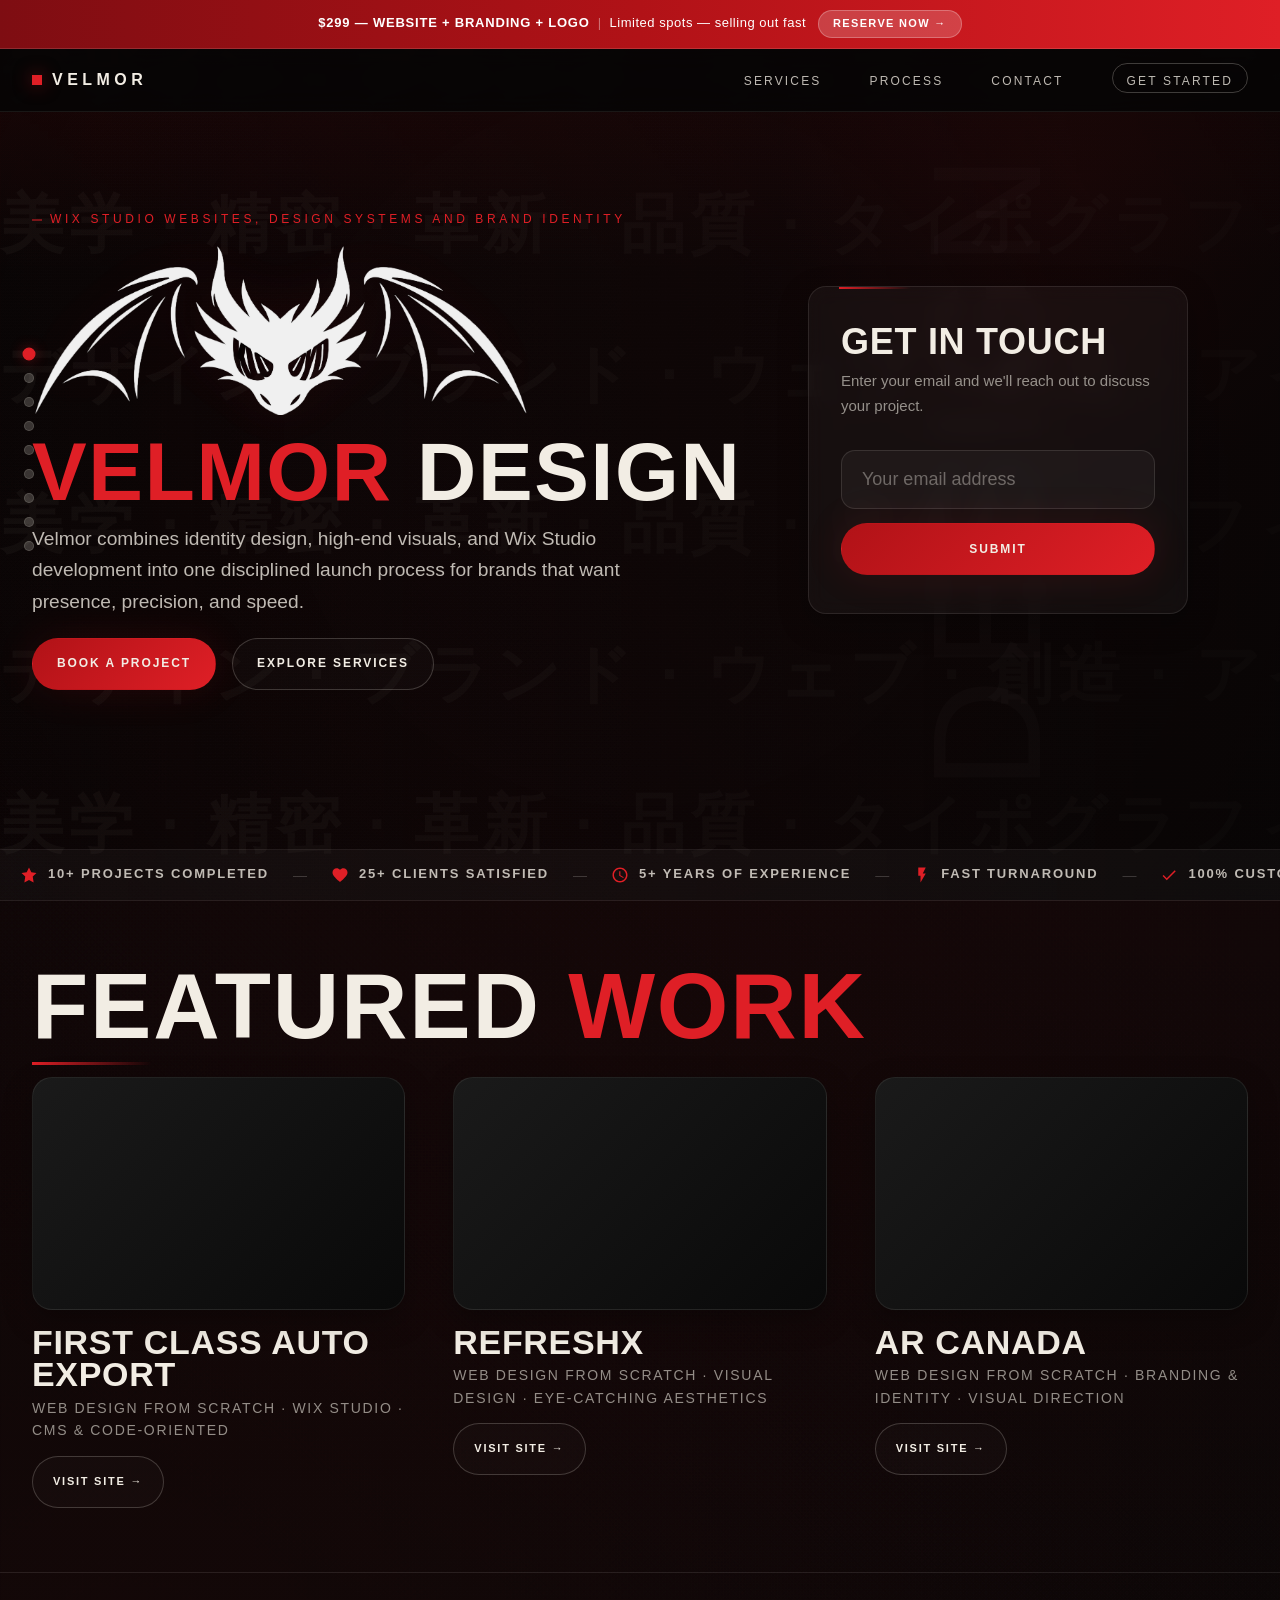
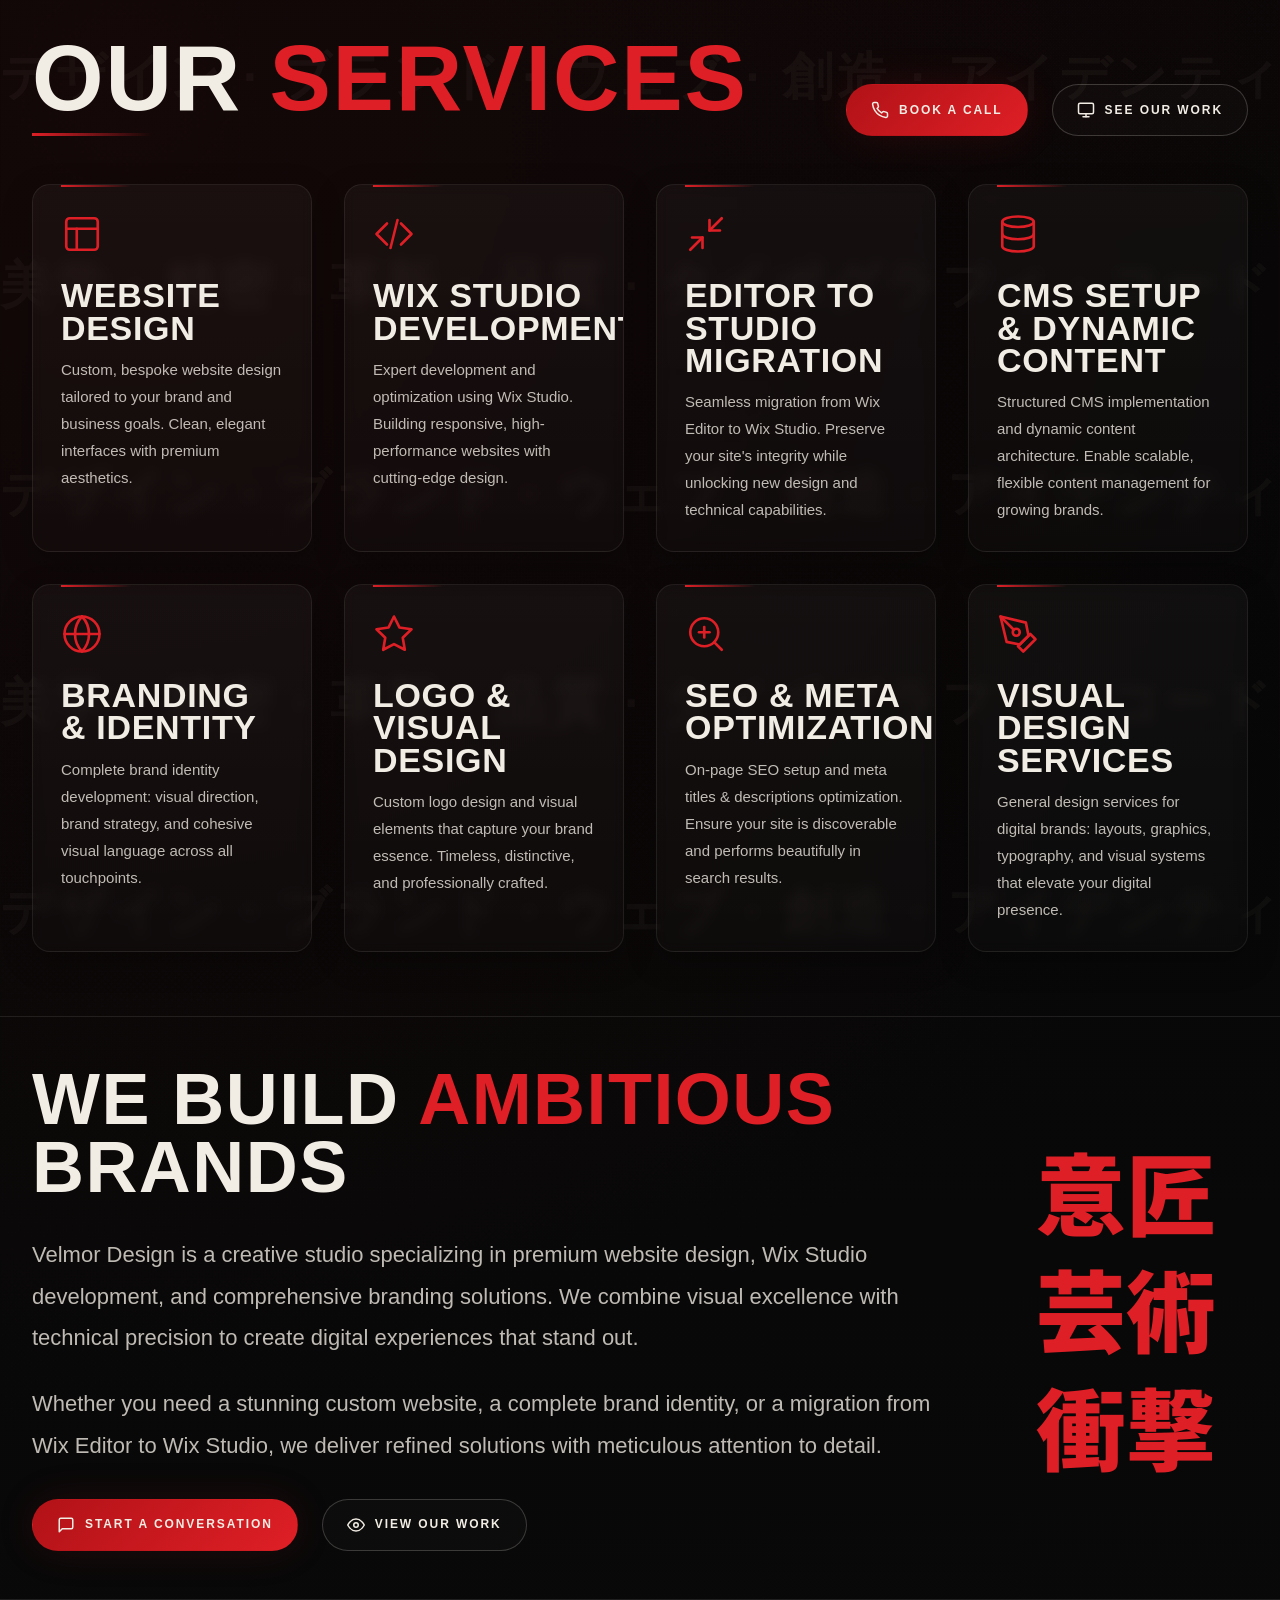
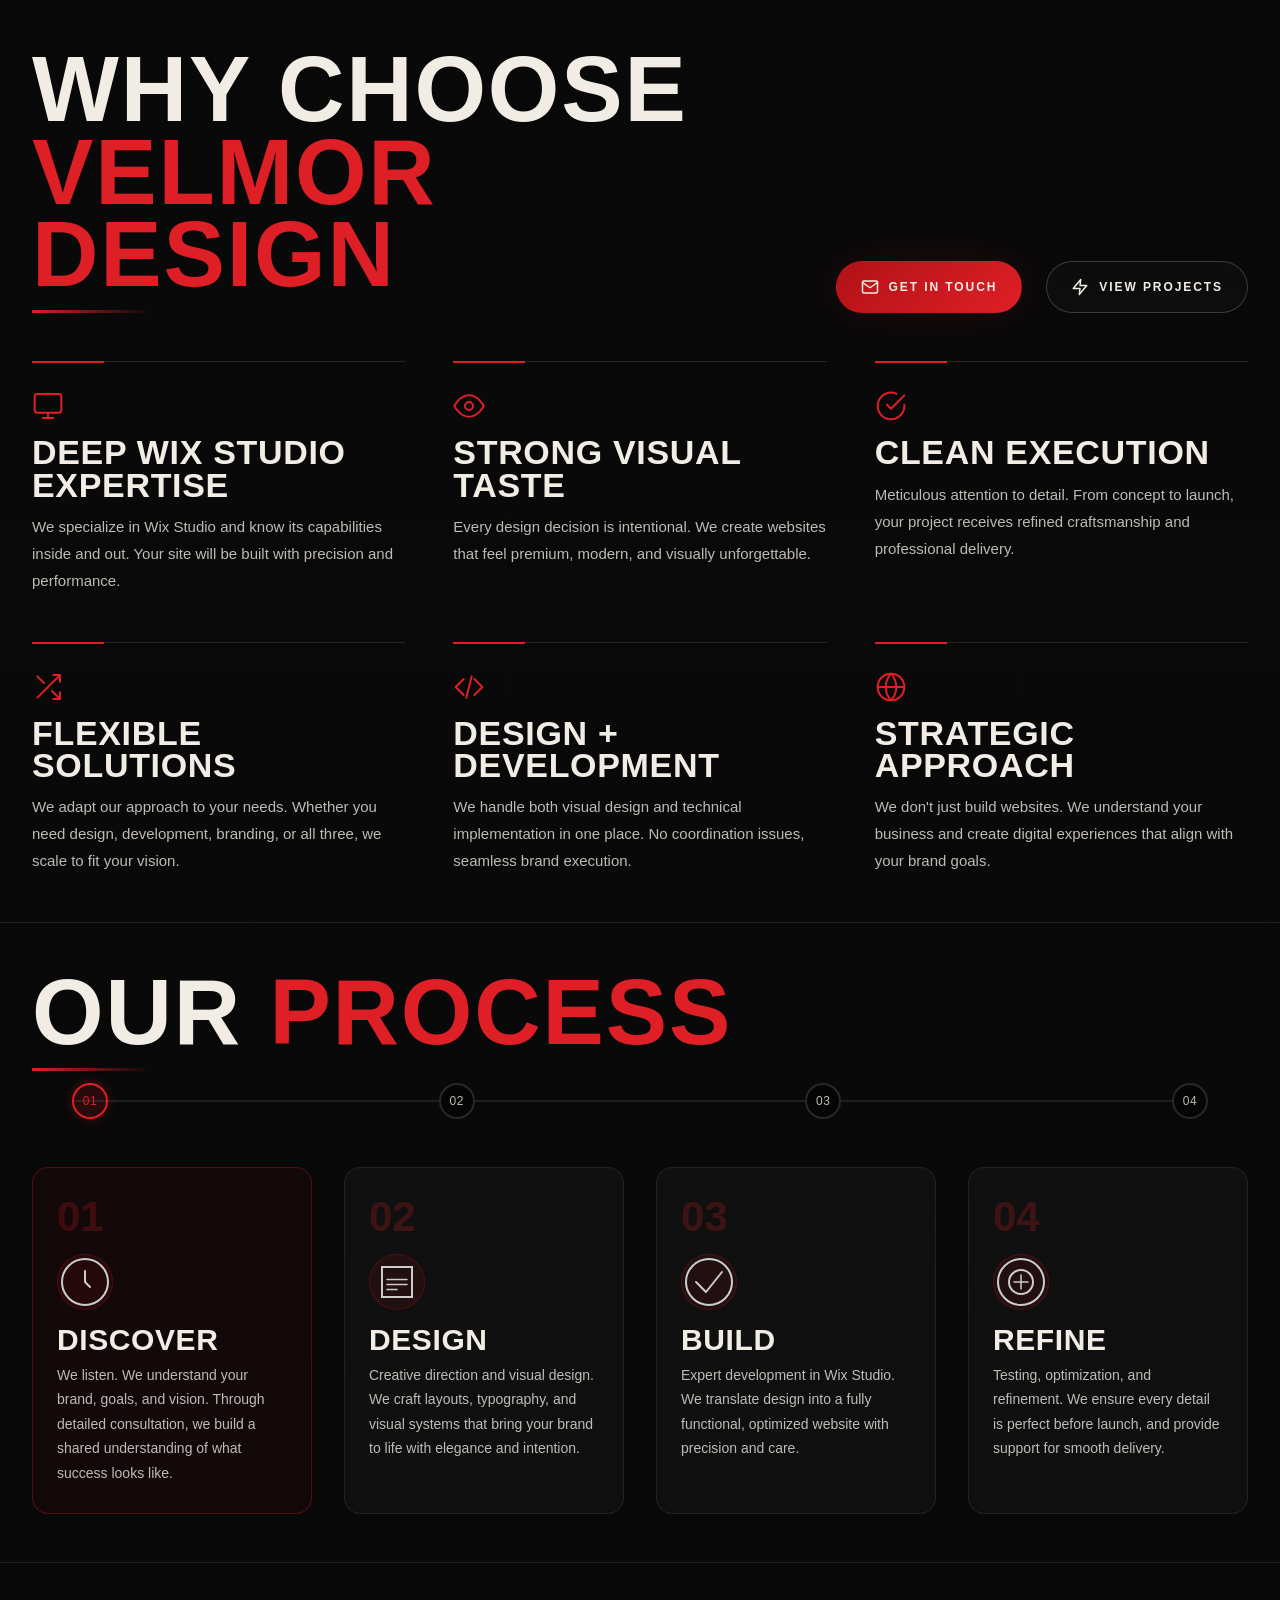
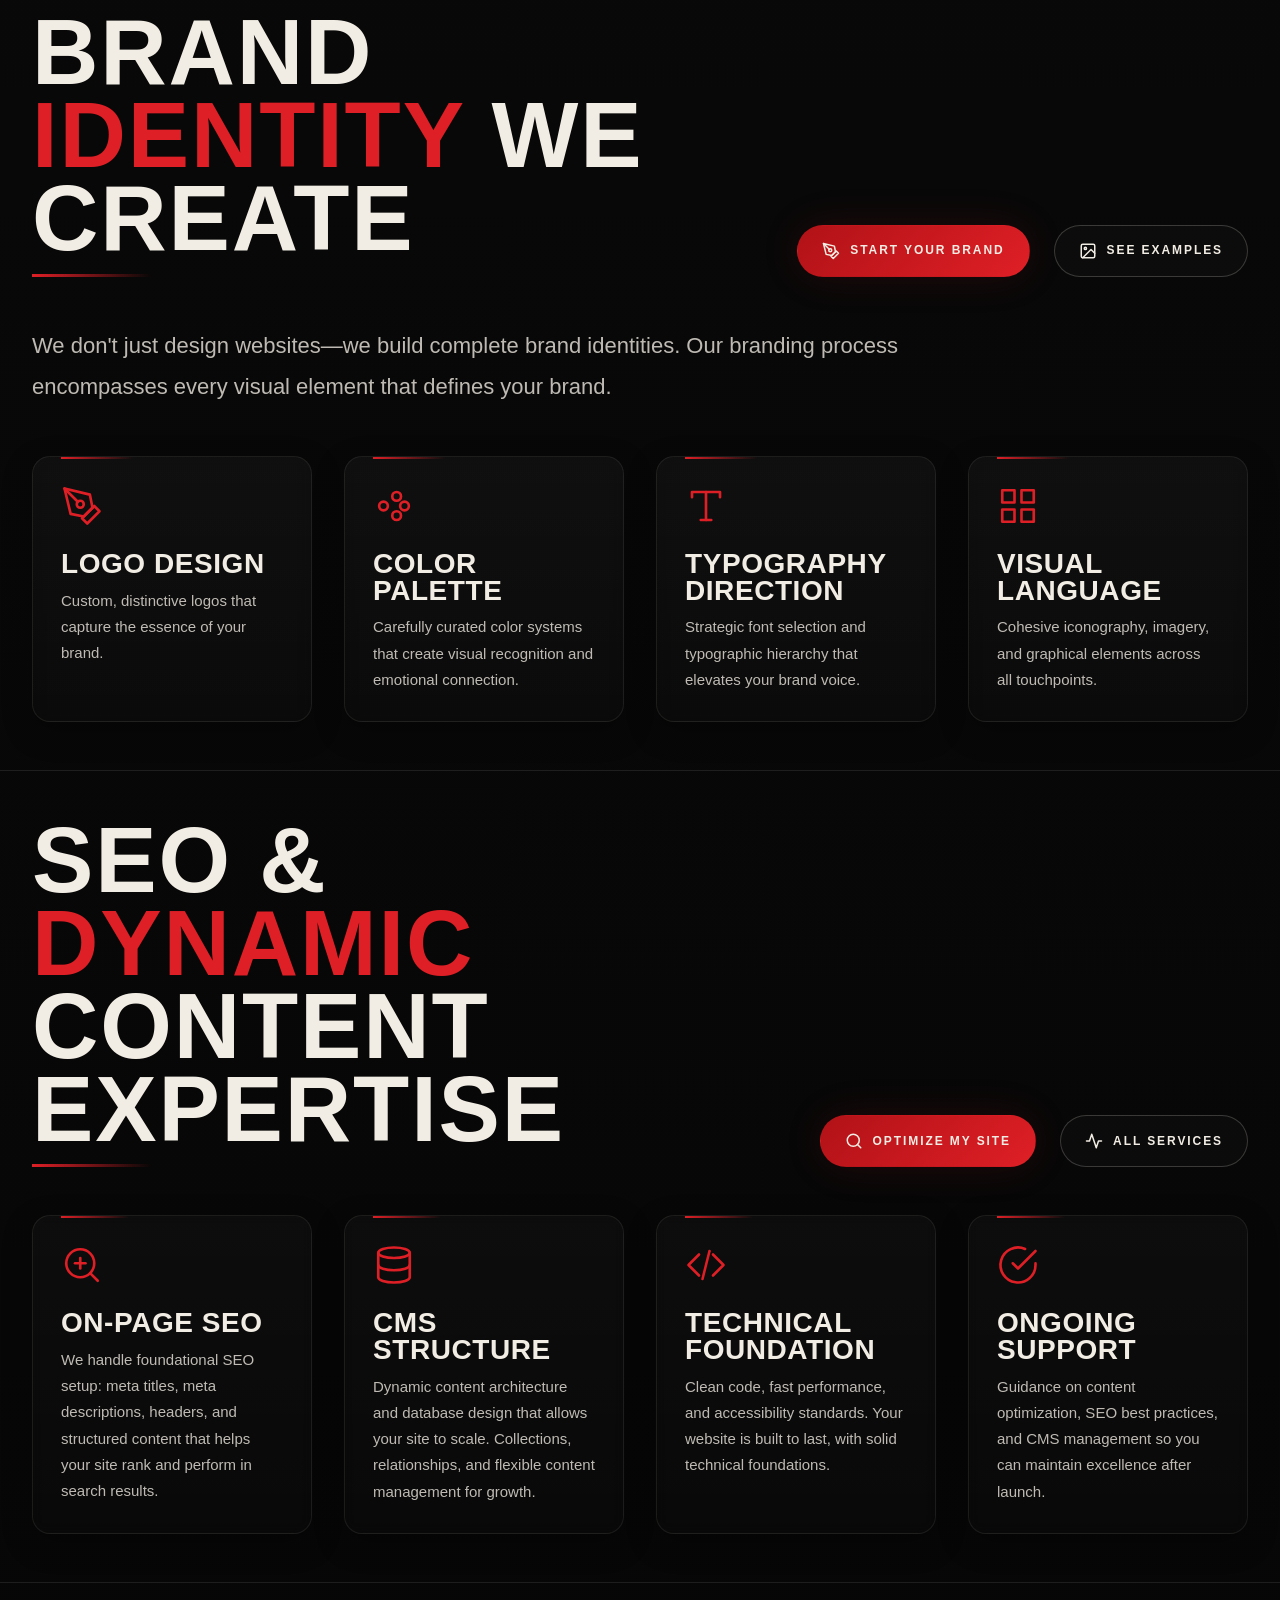
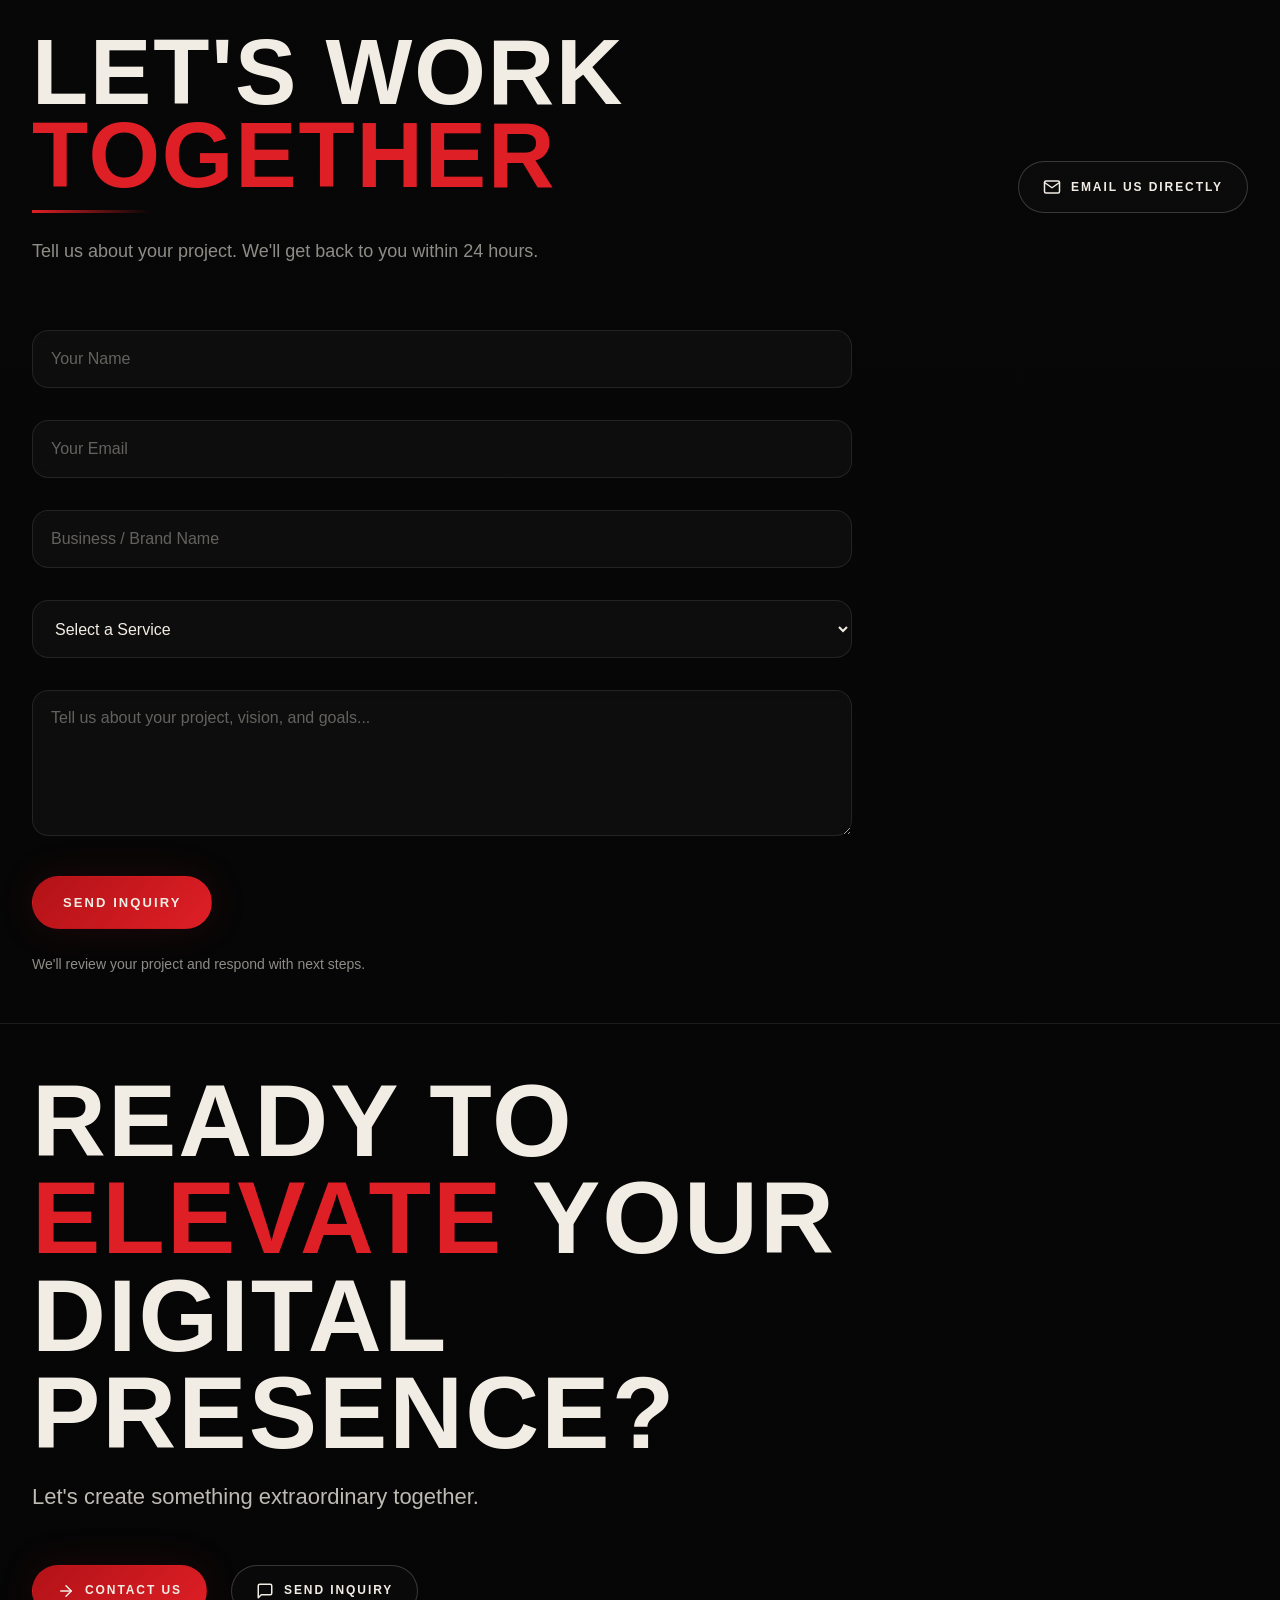
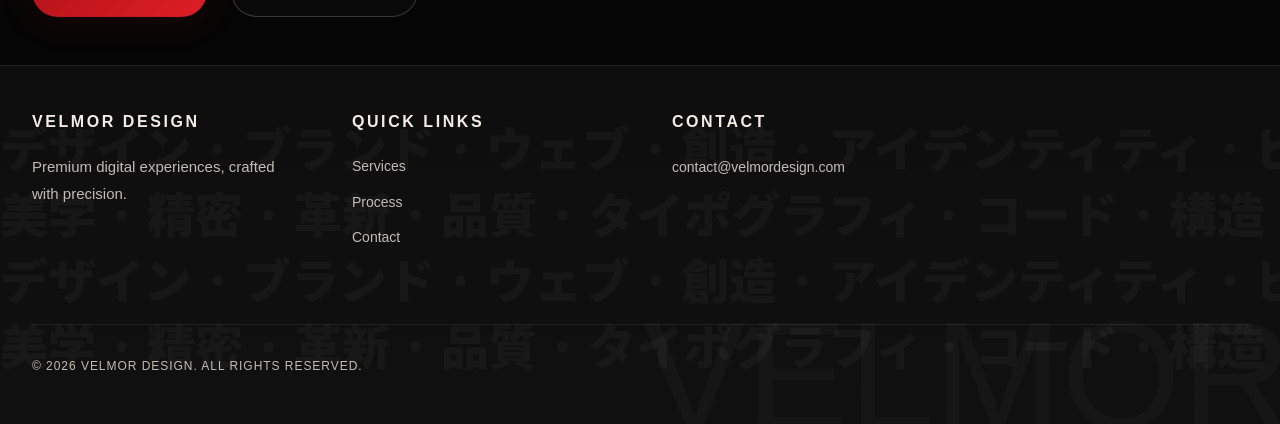
<file: index.html>
<!DOCTYPE html>
<html lang="en">
<head>
    <meta charset="UTF-8">
    <meta name="viewport" content="width=device-width, initial-scale=1.0">
    <meta name="description" content="Velmor Design - Premium Wix Studio websites, branding, and CMS solutions. Dark mode creative agency.">
    <meta name="theme-color" content="#000000">
    <title>Velmor Design - Premium Web & Brand Design</title>
    <link rel="preconnect" href="https://fonts.googleapis.com">
    <link rel="preconnect" href="https://fonts.gstatic.com" crossorigin>
    <link href="https://fonts.googleapis.com/css2?family=Noto+Sans+JP:wght@900&display=swap" rel="stylesheet">
    <link rel="icon" type="image/jpeg" href="Logo and images/Velmoraaa.jpg">
    <link rel="stylesheet" href="styles.css?v=36">
</head>
<body>
    <!-- Promo Banner -->
    <div class="promo-banner">
        <div class="container">
            <p class="promo-text">
                <strong>$299 — Website + Branding + Logo</strong>
                <span class="promo-separator">|</span>
                Limited spots — selling out fast
                <a href="#contact-form" class="promo-cta">Reserve now →</a>
            </p>
        </div>
    </div>

    <!-- Navigation -->
    <nav class="navbar">
        <div class="container">
            <div class="navbar-content">
                <div class="logo">
                    <a href="/">VELMOR</a>
                </div>
                <button class="mobile-menu-toggle" aria-label="Toggle menu">
                    <span></span>
                    <span></span>
                    <span></span>
                </button>
                <ul class="nav-links">
                    <li><a href="#services">Services</a></li>
                    <li><a href="#process">Process</a></li>
                    <li><a href="#contact-form">Contact</a></li>
                    <li><a href="/contact" class="nav-cta">Get Started</a></li>
                </ul>
            </div>
        </div>
    </nav>

    <!-- Hero Section -->
    <section class="hero" id="hero">
        <!-- Asian text marquee background -->
        <div class="hero-bg-marquee">
            <div class="hero-bg-track">デザイン · ブランド · ウェブ · 創造 · アイデンティティ · ビジュアル · 開発 · 戦略 · デザイン · ブランド · ウェブ · 創造 · アイデンティティ · ビジュアル · 開発 · 戦略 · </div>
            <div class="hero-bg-track hero-bg-track--reverse">美学 · 精密 · 革新 · 品質 · タイポグラフィ · コード · 構造 · 芸術 · 美学 · 精密 · 革新 · 品質 · タイポグラフィ · コード · 構造 · 芸術 · </div>
            <div class="hero-bg-track">デザイン · ブランド · ウェブ · 創造 · アイデンティティ · ビジュアル · 開発 · 戦略 · デザイン · ブランド · ウェブ · 創造 · アイデンティティ · ビジュアル · 開発 · 戦略 · </div>
            <div class="hero-bg-track hero-bg-track--reverse">美学 · 精密 · 革新 · 品質 · タイポグラフィ · コード · 構造 · 芸術 · 美学 · 精密 · 革新 · 品質 · タイポグラフィ · コード · 構造 · 芸術 · </div>
            <div class="hero-bg-track">デザイン · ブランド · ウェブ · 創造 · アイデンティティ · ビジュアル · 開発 · 戦略 · デザイン · ブランド · ウェブ · 創造 · アイデンティティ · ビジュアル · 開発 · 戦略 · </div>
            <div class="hero-bg-track hero-bg-track--reverse">美学 · 精密 · 革新 · 品質 · タイポグラフィ · コード · 構造 · 芸術 · 美学 · 精密 · 革新 · 品質 · タイポグラフィ · コード · 構造 · 芸術 · </div>
        </div>
        <div class="container">
            <div class="hero-layout">
                <div class="hero-content">
                    <p class="hero-kicker">Wix studio websites, design systems and brand identity</p>
                    <img src="Logo and images/Velmorlogo.png" alt="Velmor Design Logo" class="hero-mark" />
                    <h1 class="hero-title"><span class="accent">VELMOR</span> DESIGN</h1>
                    <p class="hero-subtitle">Velmor combines identity design, high-end visuals, and Wix Studio development into one disciplined launch process for brands that want presence, precision, and speed.</p>
                    <div class="hero-ctas">
                        <a href="#contact-form" class="btn btn-primary">Book a Project</a>
                        <a href="#services" class="btn btn-secondary">Explore Services</a>
                    </div>
                </div>
                <div class="hero-form-card">
                    <h3 class="hero-form-title">Get in Touch</h3>
                    <p class="hero-form-desc">Enter your email and we'll reach out to discuss your project.</p>
                    <form action="https://formsubmit.co/contact@velmordesign.com" method="POST" class="hero-email-form">
                        <input type="hidden" name="_subject" value="New contact from Velmor website">
                        <input type="hidden" name="_captcha" value="false">
                        <input type="hidden" name="_next" value="https://www.velmordesign.com/">
                        <input type="email" name="email" class="hero-form-input" placeholder="Your email address" required>
                        <button type="submit" class="btn btn-primary hero-form-btn">Submit</button>
                    </form>
                </div>
            </div>
        </div>
        <!-- Stats Marquee -->
        <div class="hero-marquee">
            <div class="marquee-track">
                <div class="marquee-item"><svg class="marquee-icon" viewBox="0 0 24 24" fill="currentColor"><path d="M12 2l3.09 6.26L22 9.27l-5 4.87L18.18 22 12 18.56 5.82 22 7 14.14l-5-4.87 6.91-1.01z"/></svg> 10+ Projects Completed</div>
                <div class="marquee-separator">—</div>
                <div class="marquee-item"><svg class="marquee-icon" viewBox="0 0 24 24" fill="currentColor"><path d="M12 21.35l-1.45-1.32C5.4 15.36 2 12.28 2 8.5 2 5.42 4.42 3 7.5 3c1.74 0 3.41.81 4.5 2.09C13.09 3.81 14.76 3 16.5 3 19.58 3 22 5.42 22 8.5c0 3.78-3.4 6.86-8.55 11.54L12 21.35z"/></svg> 25+ Clients Satisfied</div>
                <div class="marquee-separator">—</div>
                <div class="marquee-item"><svg class="marquee-icon" viewBox="0 0 24 24" fill="currentColor"><path d="M11.99 2C6.47 2 2 6.48 2 12s4.47 10 9.99 10C17.52 22 22 17.52 22 12S17.52 2 11.99 2zM12 20c-4.42 0-8-3.58-8-8s3.58-8 8-8 8 3.58 8 8-3.58 8-8 8zm.5-13H11v6l5.25 3.15.75-1.23-4.5-2.67z"/></svg> 5+ Years of Experience</div>
                <div class="marquee-separator">—</div>
                <div class="marquee-item"><svg class="marquee-icon" viewBox="0 0 24 24" fill="currentColor"><path d="M7 2v11h3v9l7-12h-4l4-8z"/></svg> Fast Turnaround</div>
                <div class="marquee-separator">—</div>
                <div class="marquee-item"><svg class="marquee-icon" viewBox="0 0 24 24" fill="currentColor"><path d="M9 16.17L4.83 12l-1.42 1.41L9 19 21 7l-1.41-1.41z"/></svg> 100% Custom Designs</div>
                <div class="marquee-separator">—</div>
                <div class="marquee-item"><svg class="marquee-icon" viewBox="0 0 24 24" fill="currentColor"><path d="M12 2l3.09 6.26L22 9.27l-5 4.87L18.18 22 12 18.56 5.82 22 7 14.14l-5-4.87 6.91-1.01z"/></svg> 10+ Projects Completed</div>
                <div class="marquee-separator">—</div>
                <div class="marquee-item"><svg class="marquee-icon" viewBox="0 0 24 24" fill="currentColor"><path d="M12 21.35l-1.45-1.32C5.4 15.36 2 12.28 2 8.5 2 5.42 4.42 3 7.5 3c1.74 0 3.41.81 4.5 2.09C13.09 3.81 14.76 3 16.5 3 19.58 3 22 5.42 22 8.5c0 3.78-3.4 6.86-8.55 11.54L12 21.35z"/></svg> 25+ Clients Satisfied</div>
                <div class="marquee-separator">—</div>
                <div class="marquee-item"><svg class="marquee-icon" viewBox="0 0 24 24" fill="currentColor"><path d="M11.99 2C6.47 2 2 6.48 2 12s4.47 10 9.99 10C17.52 22 22 17.52 22 12S17.52 2 11.99 2zM12 20c-4.42 0-8-3.58-8-8s3.58-8 8-8 8 3.58 8 8-3.58 8-8 8zm.5-13H11v6l5.25 3.15.75-1.23-4.5-2.67z"/></svg> 5+ Years of Experience</div>
                <div class="marquee-separator">—</div>
                <div class="marquee-item"><svg class="marquee-icon" viewBox="0 0 24 24" fill="currentColor"><path d="M7 2v11h3v9l7-12h-4l4-8z"/></svg> Fast Turnaround</div>
                <div class="marquee-separator">—</div>
                <div class="marquee-item"><svg class="marquee-icon" viewBox="0 0 24 24" fill="currentColor"><path d="M9 16.17L4.83 12l-1.42 1.41L9 19 21 7l-1.41-1.41z"/></svg> 100% Custom Designs</div>
                <div class="marquee-separator">—</div>
            </div>
        </div>
    </section>

    <!-- Portfolio / Showcase Section -->
    <section class="portfolio" id="portfolio">
        <div class="container">
            <h2 class="section-title">Featured <span class="text-red">Work</span></h2>
            <div class="portfolio-grid">
                <div class="portfolio-item">
                    <div class="portfolio-preview">
                        <iframe src="https://www.firstclassautoexport.ca/" loading="lazy" scrolling="no" sandbox="allow-scripts allow-same-origin"></iframe>
                    </div>
                    <h3>First Class Auto Export</h3>
                    <p>Web Design from Scratch · Wix Studio · CMS & Code-Oriented</p>
                    <a href="https://www.firstclassautoexport.ca/" target="_blank" rel="noopener noreferrer" class="btn btn-secondary portfolio-btn">Visit Site →</a>
                </div>
                <div class="portfolio-item">
                    <div class="portfolio-preview">
                        <iframe src="https://www.refreshx.ca/" loading="lazy" scrolling="no" sandbox="allow-scripts allow-same-origin"></iframe>
                    </div>
                    <h3>RefreshX</h3>
                    <p>Web Design from Scratch · Visual Design · Eye-Catching Aesthetics</p>
                    <a href="https://www.refreshx.ca/" target="_blank" rel="noopener noreferrer" class="btn btn-secondary portfolio-btn">Visit Site →</a>
                </div>
                <div class="portfolio-item">
                    <div class="portfolio-preview">
                        <iframe src="https://www.arcanada.ca/" loading="lazy" scrolling="no" sandbox="allow-scripts allow-same-origin"></iframe>
                    </div>
                    <h3>AR Canada</h3>
                    <p>Web Design from Scratch · Branding & Identity · Visual Direction</p>
                    <a href="https://www.arcanada.ca/" target="_blank" rel="noopener noreferrer" class="btn btn-secondary portfolio-btn">Visit Site →</a>
                </div>
            </div>
        </div>
    </section>

    <!-- Services Section -->
    <section class="services" id="services">
        <!-- Asian text marquee background -->
        <div class="services-bg-marquee">
            <div class="services-bg-track">デザイン · ブランド · ウェブ · 創造 · アイデンティティ · ビジュアル · 開発 · 戦略 · デザイン · ブランド · ウェブ · 創造 · アイデンティティ · ビジュアル · 開発 · 戦略 · </div>
            <div class="services-bg-track services-bg-track--reverse">美学 · 精密 · 革新 · 品質 · タイポグラフィ · コード · 構造 · 芸術 · 美学 · 精密 · 革新 · 品質 · タイポグラフィ · コード · 構造 · 芸術 · </div>
            <div class="services-bg-track">デザイン · ブランド · ウェブ · 創造 · アイデンティティ · ビジュアル · 開発 · 戦略 · デザイン · ブランド · ウェブ · 創造 · アイデンティティ · ビジュアル · 開発 · 戦略 · </div>
            <div class="services-bg-track services-bg-track--reverse">美学 · 精密 · 革新 · 品質 · タイポグラフィ · コード · 構造 · 芸術 · 美学 · 精密 · 革新 · 品質 · タイポグラフィ · コード · 構造 · 芸術 · </div>
            <div class="services-bg-track">デザイン · ブランド · ウェブ · 創造 · アイデンティティ · ビジュアル · 開発 · 戦略 · デザイン · ブランド · ウェブ · 創造 · アイデンティティ · ビジュアル · 開発 · 戦略 · </div>
        </div>
        <div class="container">
            <div class="services-header">
                <h2 class="section-title">Our <span class="text-red">Services</span></h2>
                <div class="services-ctas">
                    <a href="#contact-form" class="btn btn-primary about-cta"><svg viewBox="0 0 24 24" fill="none" stroke="currentColor" stroke-width="2" stroke-linecap="round" stroke-linejoin="round" class="about-cta-icon"><path d="M22 16.92v3a2 2 0 0 1-2.18 2 19.79 19.79 0 0 1-8.63-3.07 19.5 19.5 0 0 1-6-6 19.79 19.79 0 0 1-3.07-8.67A2 2 0 0 1 4.11 2h3a2 2 0 0 1 2 1.72c.127.96.361 1.903.7 2.81a2 2 0 0 1-.45 2.11L8.09 9.91a16 16 0 0 0 6 6l1.27-1.27a2 2 0 0 1 2.11-.45c.907.339 1.85.573 2.81.7A2 2 0 0 1 22 16.92z"/></svg> Book a Call</a>
                    <a href="#portfolio" class="btn btn-secondary about-cta"><svg viewBox="0 0 24 24" fill="none" stroke="currentColor" stroke-width="2" stroke-linecap="round" stroke-linejoin="round" class="about-cta-icon"><rect x="2" y="3" width="20" height="14" rx="2" ry="2"/><line x1="8" y1="21" x2="16" y2="21"/><line x1="12" y1="17" x2="12" y2="21"/></svg> See Our Work</a>
                </div>
            </div>
            <div class="services-grid">
                <div class="service-card">
                    <div class="service-icon"><svg viewBox="0 0 24 24" fill="none" stroke="currentColor" stroke-width="1.5" stroke-linecap="round" stroke-linejoin="round"><rect x="3" y="3" width="18" height="18" rx="2"/><line x1="3" y1="9" x2="21" y2="9"/><line x1="9" y1="21" x2="9" y2="9"/></svg></div>
                    <h3>Website Design</h3>
                    <p>Custom, bespoke website design tailored to your brand and business goals. Clean, elegant interfaces with premium aesthetics.</p>
                </div>
                <div class="service-card">
                    <div class="service-icon"><svg viewBox="0 0 24 24" fill="none" stroke="currentColor" stroke-width="1.5" stroke-linecap="round" stroke-linejoin="round"><polyline points="16 18 22 12 16 6"/><polyline points="8 6 2 12 8 18"/><line x1="14" y1="4" x2="10" y2="20"/></svg></div>
                    <h3>Wix Studio Development</h3>
                    <p>Expert development and optimization using Wix Studio. Building responsive, high-performance websites with cutting-edge design.</p>
                </div>
                <div class="service-card">
                    <div class="service-icon"><svg viewBox="0 0 24 24" fill="none" stroke="currentColor" stroke-width="1.5" stroke-linecap="round" stroke-linejoin="round"><polyline points="4 14 10 14 10 20"/><polyline points="20 10 14 10 14 4"/><line x1="14" y1="10" x2="21" y2="3"/><line x1="3" y1="21" x2="10" y2="14"/></svg></div>
                    <h3>Editor to Studio Migration</h3>
                    <p>Seamless migration from Wix Editor to Wix Studio. Preserve your site's integrity while unlocking new design and technical capabilities.</p>
                </div>
                <div class="service-card">
                    <div class="service-icon"><svg viewBox="0 0 24 24" fill="none" stroke="currentColor" stroke-width="1.5" stroke-linecap="round" stroke-linejoin="round"><ellipse cx="12" cy="5" rx="9" ry="3"/><path d="M21 12c0 1.66-4 3-9 3s-9-1.34-9-3"/><path d="M3 5v14c0 1.66 4 3 9 3s9-1.34 9-3V5"/></svg></div>
                    <h3>CMS Setup & Dynamic Content</h3>
                    <p>Structured CMS implementation and dynamic content architecture. Enable scalable, flexible content management for growing brands.</p>
                </div>
                <div class="service-card">
                    <div class="service-icon"><svg viewBox="0 0 24 24" fill="none" stroke="currentColor" stroke-width="1.5" stroke-linecap="round" stroke-linejoin="round"><circle cx="12" cy="12" r="10"/><path d="M12 2a14.5 14.5 0 0 0 0 20 14.5 14.5 0 0 0 0-20"/><line x1="2" y1="12" x2="22" y2="12"/></svg></div>
                    <h3>Branding & Identity</h3>
                    <p>Complete brand identity development: visual direction, brand strategy, and cohesive visual language across all touchpoints.</p>
                </div>
                <div class="service-card">
                    <div class="service-icon"><svg viewBox="0 0 24 24" fill="none" stroke="currentColor" stroke-width="1.5" stroke-linecap="round" stroke-linejoin="round"><polygon points="12 2 15.09 8.26 22 9.27 17 14.14 18.18 21.02 12 17.77 5.82 21.02 7 14.14 2 9.27 8.91 8.26 12 2"/></svg></div>
                    <h3>Logo & Visual Design</h3>
                    <p>Custom logo design and visual elements that capture your brand essence. Timeless, distinctive, and professionally crafted.</p>
                </div>
                <div class="service-card">
                    <div class="service-icon"><svg viewBox="0 0 24 24" fill="none" stroke="currentColor" stroke-width="1.5" stroke-linecap="round" stroke-linejoin="round"><circle cx="11" cy="11" r="8"/><line x1="21" y1="21" x2="16.65" y2="16.65"/><line x1="11" y1="8" x2="11" y2="14"/><line x1="8" y1="11" x2="14" y2="11"/></svg></div>
                    <h3>SEO & Meta Optimization</h3>
                    <p>On-page SEO setup and meta titles & descriptions optimization. Ensure your site is discoverable and performs beautifully in search results.</p>
                </div>
                <div class="service-card">
                    <div class="service-icon"><svg viewBox="0 0 24 24" fill="none" stroke="currentColor" stroke-width="1.5" stroke-linecap="round" stroke-linejoin="round"><path d="M12 19l7-7 3 3-7 7-3-3z"/><path d="M18 13l-1.5-7.5L2 2l3.5 14.5L13 18l5-5z"/><path d="M2 2l7.586 7.586"/><circle cx="11" cy="11" r="2"/></svg></div>
                    <h3>Visual Design Services</h3>
                    <p>General design services for digital brands: layouts, graphics, typography, and visual systems that elevate your digital presence.</p>
                </div>
            </div>
        </div>
    </section>

    <!-- About / Positioning Section -->
    <section class="about" id="about">
        <div class="container">
            <div class="about-layout">
                <div class="about-content">
                    <h2>We Build <span class="text-red">Ambitious</span> Brands</h2>
                    <p>
                        Velmor Design is a creative studio specializing in premium website design, Wix Studio development, and comprehensive branding solutions. We combine visual excellence with technical precision to create digital experiences that stand out.
                    </p>
                    <p>
                        Whether you need a stunning custom website, a complete brand identity, or a migration from Wix Editor to Wix Studio, we deliver refined solutions with meticulous attention to detail.
                    </p>
                    <div class="about-ctas">
                        <a href="#contact-form" class="btn btn-primary about-cta"><svg viewBox="0 0 24 24" fill="none" stroke="currentColor" stroke-width="2" stroke-linecap="round" stroke-linejoin="round" class="about-cta-icon"><path d="M21 15a2 2 0 0 1-2 2H7l-4 4V5a2 2 0 0 1 2-2h14a2 2 0 0 1 2 2z"/></svg> Start a Conversation</a>
                        <a href="#portfolio" class="btn btn-secondary about-cta"><svg viewBox="0 0 24 24" fill="none" stroke="currentColor" stroke-width="2" stroke-linecap="round" stroke-linejoin="round" class="about-cta-icon"><path d="M1 12s4-8 11-8 11 8 11 8-4 8-11 8-11-8-11-8z"/><circle cx="12" cy="12" r="3"/></svg> View Our Work</a>
                    </div>
                </div>
                <div class="about-kanji-art">
                    <div class="kanji-character">
                        <span class="kanji-label">Design</span>
                        <span class="kanji-glyph">意匠</span>
                    </div>
                    <div class="kanji-character">
                        <span class="kanji-label">Art</span>
                        <span class="kanji-glyph">芸術</span>
                    </div>
                    <div class="kanji-character">
                        <span class="kanji-label">Impact</span>
                        <span class="kanji-glyph">衝撃</span>
                    </div>
                </div>
            </div>
        </div>
    </section>

    <!-- Why Choose Us Section -->
    <section class="why-us" id="why-us">
        <div class="container">
            <div class="why-us-header">
                <h2 class="section-title">Why Choose <span class="text-red">Velmor Design</span></h2>
                <div class="why-us-ctas">
                    <a href="#contact-form" class="btn btn-primary about-cta"><svg viewBox="0 0 24 24" fill="none" stroke="currentColor" stroke-width="2" stroke-linecap="round" stroke-linejoin="round" class="about-cta-icon"><path d="M4 4h16c1.1 0 2 .9 2 2v12c0 1.1-.9 2-2 2H4c-1.1 0-2-.9-2-2V6c0-1.1.9-2 2-2z"/><polyline points="22,6 12,13 2,6"/></svg> Get in Touch</a>
                    <a href="#portfolio" class="btn btn-secondary about-cta"><svg viewBox="0 0 24 24" fill="none" stroke="currentColor" stroke-width="2" stroke-linecap="round" stroke-linejoin="round" class="about-cta-icon"><polygon points="13 2 3 14 12 14 11 22 21 10 12 10 13 2"/></svg> View Projects</a>
                </div>
            </div>
            <div class="why-us-grid">
                <div class="why-us-item">
                    <div class="why-us-icon"><svg viewBox="0 0 24 24" fill="none" stroke="currentColor" stroke-width="1.5" stroke-linecap="round" stroke-linejoin="round"><rect x="2" y="3" width="20" height="14" rx="2" ry="2"/><line x1="8" y1="21" x2="16" y2="21"/><line x1="12" y1="17" x2="12" y2="21"/></svg></div>
                    <h3>Deep Wix Studio Expertise</h3>
                    <p>We specialize in Wix Studio and know its capabilities inside and out. Your site will be built with precision and performance.</p>
                </div>
                <div class="why-us-item">
                    <div class="why-us-icon"><svg viewBox="0 0 24 24" fill="none" stroke="currentColor" stroke-width="1.5" stroke-linecap="round" stroke-linejoin="round"><path d="M1 12s4-8 11-8 11 8 11 8-4 8-11 8-11-8-11-8z"/><circle cx="12" cy="12" r="3"/></svg></div>
                    <h3>Strong Visual Taste</h3>
                    <p>Every design decision is intentional. We create websites that feel premium, modern, and visually unforgettable.</p>
                </div>
                <div class="why-us-item">
                    <div class="why-us-icon"><svg viewBox="0 0 24 24" fill="none" stroke="currentColor" stroke-width="1.5" stroke-linecap="round" stroke-linejoin="round"><path d="M22 11.08V12a10 10 0 1 1-5.93-9.14"/><polyline points="22 4 12 14.01 9 11.01"/></svg></div>
                    <h3>Clean Execution</h3>
                    <p>Meticulous attention to detail. From concept to launch, your project receives refined craftsmanship and professional delivery.</p>
                </div>
                <div class="why-us-item">
                    <div class="why-us-icon"><svg viewBox="0 0 24 24" fill="none" stroke="currentColor" stroke-width="1.5" stroke-linecap="round" stroke-linejoin="round"><polyline points="16 3 21 3 21 8"/><line x1="4" y1="20" x2="21" y2="3"/><polyline points="21 16 21 21 16 21"/><line x1="15" y1="15" x2="21" y2="21"/><line x1="4" y1="4" x2="9" y2="9"/></svg></div>
                    <h3>Flexible Solutions</h3>
                    <p>We adapt our approach to your needs. Whether you need design, development, branding, or all three, we scale to fit your vision.</p>
                </div>
                <div class="why-us-item">
                    <div class="why-us-icon"><svg viewBox="0 0 24 24" fill="none" stroke="currentColor" stroke-width="1.5" stroke-linecap="round" stroke-linejoin="round"><polyline points="16 18 22 12 16 6"/><polyline points="8 6 2 12 8 18"/><line x1="14" y1="4" x2="10" y2="20"/></svg></div>
                    <h3>Design + Development</h3>
                    <p>We handle both visual design and technical implementation in one place. No coordination issues, seamless brand execution.</p>
                </div>
                <div class="why-us-item">
                    <div class="why-us-icon"><svg viewBox="0 0 24 24" fill="none" stroke="currentColor" stroke-width="1.5" stroke-linecap="round" stroke-linejoin="round"><circle cx="12" cy="12" r="10"/><line x1="2" y1="12" x2="22" y2="12"/><path d="M12 2a15.3 15.3 0 0 1 4 10 15.3 15.3 0 0 1-4 10 15.3 15.3 0 0 1-4-10 15.3 15.3 0 0 1 4-10z"/></svg></div>
                    <h3>Strategic Approach</h3>
                    <p>We don't just build websites. We understand your business and create digital experiences that align with your brand goals.</p>
                </div>
            </div>
        </div>
    </section>

    <!-- Process Section -->
    <section class="process" id="process">
        <div class="container">
            <h2 class="section-title">Our <span class="text-red">Process</span></h2>
            <!-- Progress bar -->
            <div class="process-progress">
                <div class="progress-line">
                    <div class="progress-fill"></div>
                </div>
                <div class="progress-dots">
                    <div class="progress-dot active" data-step="1"><span>01</span></div>
                    <div class="progress-dot" data-step="2"><span>02</span></div>
                    <div class="progress-dot" data-step="3"><span>03</span></div>
                    <div class="progress-dot" data-step="4"><span>04</span></div>
                </div>
            </div>
            <div class="process-steps">
                <div class="process-step">
                    <div class="step-number">01</div>
                    <div class="step-icon">
                        <svg width="50" height="50" viewBox="0 0 50 50" fill="none" xmlns="http://www.w3.org/2000/svg">
                            <circle cx="25" cy="25" r="23" stroke="#cccccc" stroke-width="2"/>
                            <path d="M25 14V25M25 25L30 30" stroke="#cccccc" stroke-width="2" stroke-linecap="round" stroke-linejoin="round"/>
                        </svg>
                    </div>
                    <div class="step-content">
                        <h3>Discover</h3>
                        <p>We listen. We understand your brand, goals, and vision. Through detailed consultation, we build a shared understanding of what success looks like.</p>
                    </div>
                </div>
                <div class="process-step">
                    <div class="step-number">02</div>
                    <div class="step-icon">
                        <svg width="50" height="50" viewBox="0 0 50 50" fill="none" xmlns="http://www.w3.org/2000/svg">
                            <rect x="10" y="10" width="30" height="30" stroke="#cccccc" stroke-width="2" fill="none"/>
                            <path d="M15 22.5H35M15 27.5H35M15 32.5H25" stroke="#cccccc" stroke-width="1.5" stroke-linecap="round"/>
                        </svg>
                    </div>
                    <div class="step-content">
                        <h3>Design</h3>
                        <p>Creative direction and visual design. We craft layouts, typography, and visual systems that bring your brand to life with elegance and intention.</p>
                    </div>
                </div>
                <div class="process-step">
                    <div class="step-number">03</div>
                    <div class="step-icon">
                        <svg width="50" height="50" viewBox="0 0 50 50" fill="none" xmlns="http://www.w3.org/2000/svg">
                            <path d="M 12 25 L 22 35 L 38 15" stroke="#cccccc" stroke-width="2" fill="none" stroke-linecap="round" stroke-linejoin="round"/>
                            <circle cx="25" cy="25" r="23" stroke="#cccccc" stroke-width="2" fill="none"/>
                        </svg>
                    </div>
                    <div class="step-content">
                        <h3>Build</h3>
                        <p>Expert development in Wix Studio. We translate design into a fully functional, optimized website with precision and care.</p>
                    </div>
                </div>
                <div class="process-step">
                    <div class="step-number">04</div>
                    <div class="step-icon">
                        <svg width="50" height="50" viewBox="0 0 50 50" fill="none" xmlns="http://www.w3.org/2000/svg">
                            <circle cx="25" cy="25" r="12" stroke="#cccccc" stroke-width="2"/>
                            <path d="M25 18V32M18 25H32" stroke="#cccccc" stroke-width="1.5" stroke-linecap="round"/>
                            <circle cx="25" cy="25" r="23" stroke="#cccccc" stroke-width="2" fill="none"/>
                        </svg>
                    </div>
                    <div class="step-content">
                        <h3>Refine</h3>
                        <p>Testing, optimization, and refinement. We ensure every detail is perfect before launch, and provide support for smooth delivery.</p>
                    </div>
                </div>
            </div>
        </div>
    </section>

    <!-- Branding Section -->
    <section class="branding" id="branding">
        <div class="container">
            <div class="branding-header">
                <h2 class="section-title">Brand <span class="text-red">Identity</span> We Create</h2>
                <div class="branding-ctas">
                    <a href="#contact-form" class="btn btn-primary about-cta"><svg viewBox="0 0 24 24" fill="none" stroke="currentColor" stroke-width="2" stroke-linecap="round" stroke-linejoin="round" class="about-cta-icon"><path d="M12 19l7-7 3 3-7 7-3-3z"/><path d="M18 13l-1.5-7.5L2 2l3.5 14.5L13 18l5-5z"/><path d="M2 2l7.586 7.586"/><circle cx="11" cy="11" r="2"/></svg> Start Your Brand</a>
                    <a href="#portfolio" class="btn btn-secondary about-cta"><svg viewBox="0 0 24 24" fill="none" stroke="currentColor" stroke-width="2" stroke-linecap="round" stroke-linejoin="round" class="about-cta-icon"><rect x="3" y="3" width="18" height="18" rx="2" ry="2"/><circle cx="8.5" cy="8.5" r="1.5"/><polyline points="21 15 16 10 5 21"/></svg> See Examples</a>
                </div>
            </div>
            <p class="branding-description">
                We don't just design websites—we build complete brand identities. Our branding process encompasses every visual element that defines your brand.
            </p>
            <div class="branding-features">
                <div class="feature">
                    <div class="feature-icon">
                        <svg viewBox="0 0 24 24" fill="none" stroke="currentColor" stroke-width="1.5" stroke-linecap="round" stroke-linejoin="round"><path d="M12 19l7-7 3 3-7 7-3-3z"/><path d="M18 13l-1.5-7.5L2 2l3.5 14.5L13 18l5-5z"/><path d="M2 2l7.586 7.586"/><circle cx="11" cy="11" r="2"/></svg>
                    </div>
                    <h4>Logo Design</h4>
                    <p>Custom, distinctive logos that capture the essence of your brand.</p>
                </div>
                <div class="feature">
                    <div class="feature-icon">
                        <svg viewBox="0 0 24 24" fill="none" stroke="currentColor" stroke-width="1.5" stroke-linecap="round" stroke-linejoin="round"><circle cx="13.5" cy="6.5" r="2.5"/><circle cx="6" cy="12" r="2.5" /><circle cx="18" cy="12" r="2.5"/><circle cx="13.5" cy="17.5" r="2.5"/></svg>
                    </div>
                    <h4>Color Palette</h4>
                    <p>Carefully curated color systems that create visual recognition and emotional connection.</p>
                </div>
                <div class="feature">
                    <div class="feature-icon">
                        <svg viewBox="0 0 24 24" fill="none" stroke="currentColor" stroke-width="1.5" stroke-linecap="round" stroke-linejoin="round"><polyline points="4 7 4 4 20 4 20 7"/><line x1="9" y1="20" x2="15" y2="20"/><line x1="12" y1="4" x2="12" y2="20"/></svg>
                    </div>
                    <h4>Typography Direction</h4>
                    <p>Strategic font selection and typographic hierarchy that elevates your brand voice.</p>
                </div>
                <div class="feature">
                    <div class="feature-icon">
                        <svg viewBox="0 0 24 24" fill="none" stroke="currentColor" stroke-width="1.5" stroke-linecap="round" stroke-linejoin="round"><rect x="3" y="3" width="7" height="7"/><rect x="14" y="3" width="7" height="7"/><rect x="14" y="14" width="7" height="7"/><rect x="3" y="14" width="7" height="7"/></svg>
                    </div>
                    <h4>Visual Language</h4>
                    <p>Cohesive iconography, imagery, and graphical elements across all touchpoints.</p>
                </div>
            </div>
        </div>
    </section>

    <!-- SEO & CMS Section -->
    <section class="seo-cms" id="seo-cms">
        <div class="container">
            <div class="seo-cms-header">
                <h2 class="section-title">SEO & <span class="text-red">Dynamic</span> Content Expertise</h2>
                <div class="seo-cms-ctas">
                    <a href="#contact-form" class="btn btn-primary about-cta"><svg viewBox="0 0 24 24" fill="none" stroke="currentColor" stroke-width="2" stroke-linecap="round" stroke-linejoin="round" class="about-cta-icon"><circle cx="11" cy="11" r="8"/><line x1="21" y1="21" x2="16.65" y2="16.65"/></svg> Optimize My Site</a>
                    <a href="#services" class="btn btn-secondary about-cta"><svg viewBox="0 0 24 24" fill="none" stroke="currentColor" stroke-width="2" stroke-linecap="round" stroke-linejoin="round" class="about-cta-icon"><polyline points="22 12 18 12 15 21 9 3 6 12 2 12"/></svg> All Services</a>
                </div>
            </div>
            <div class="seo-cms-content">
                <div class="seo-cms-item">
                    <div class="seo-cms-item-icon">
                        <svg viewBox="0 0 24 24" fill="none" stroke="currentColor" stroke-width="1.5" stroke-linecap="round" stroke-linejoin="round"><circle cx="11" cy="11" r="8"/><line x1="21" y1="21" x2="16.65" y2="16.65"/><line x1="11" y1="8" x2="11" y2="14"/><line x1="8" y1="11" x2="14" y2="11"/></svg>
                    </div>
                    <h3>On-Page SEO</h3>
                    <p>We handle foundational SEO setup: meta titles, meta descriptions, headers, and structured content that helps your site rank and perform in search results.</p>
                </div>
                <div class="seo-cms-item">
                    <div class="seo-cms-item-icon">
                        <svg viewBox="0 0 24 24" fill="none" stroke="currentColor" stroke-width="1.5" stroke-linecap="round" stroke-linejoin="round"><ellipse cx="12" cy="5" rx="9" ry="3"/><path d="M21 12c0 1.66-4 3-9 3s-9-1.34-9-3"/><path d="M3 5v14c0 1.66 4 3 9 3s9-1.34 9-3V5"/></svg>
                    </div>
                    <h3>CMS Structure</h3>
                    <p>Dynamic content architecture and database design that allows your site to scale. Collections, relationships, and flexible content management for growth.</p>
                </div>
                <div class="seo-cms-item">
                    <div class="seo-cms-item-icon">
                        <svg viewBox="0 0 24 24" fill="none" stroke="currentColor" stroke-width="1.5" stroke-linecap="round" stroke-linejoin="round"><polyline points="16 18 22 12 16 6"/><polyline points="8 6 2 12 8 18"/><line x1="14" y1="4" x2="10" y2="20"/></svg>
                    </div>
                    <h3>Technical Foundation</h3>
                    <p>Clean code, fast performance, and accessibility standards. Your website is built to last, with solid technical foundations.</p>
                </div>
                <div class="seo-cms-item">
                    <div class="seo-cms-item-icon">
                        <svg viewBox="0 0 24 24" fill="none" stroke="currentColor" stroke-width="1.5" stroke-linecap="round" stroke-linejoin="round"><path d="M22 11.08V12a10 10 0 1 1-5.93-9.14"/><polyline points="22 4 12 14.01 9 11.01"/></svg>
                    </div>
                    <h3>Ongoing Support</h3>
                    <p>Guidance on content optimization, SEO best practices, and CMS management so you can maintain excellence after launch.</p>
                </div>
            </div>
        </div>
    </section>

    <!-- Contact Form Section -->
    <section class="contact-form-section" id="contact-form">
        <div class="container">
            <div class="contact-header">
                <h2 class="section-title">Let's Work <span class="text-red">Together</span></h2>
                <div class="contact-header-ctas">
                    <a href="mailto:contact@velmordesign.com" class="btn btn-secondary about-cta"><svg viewBox="0 0 24 24" fill="none" stroke="currentColor" stroke-width="2" stroke-linecap="round" stroke-linejoin="round" class="about-cta-icon"><path d="M4 4h16c1.1 0 2 .9 2 2v12c0 1.1-.9 2-2 2H4c-1.1 0-2-.9-2-2V6c0-1.1.9-2 2-2z"/><polyline points="22,6 12,13 2,6"/></svg> Email Us Directly</a>
                </div>
            </div>
            <p class="section-subtitle">Tell us about your project. We'll get back to you within 24 hours.</p>
            
            <form action="https://formsubmit.co/contact@velmordesign.com" method="POST" class="contact-form" id="homepageContactForm">
                <input type="hidden" name="_subject" value="New inquiry from Velmor homepage">
                <input type="hidden" name="_captcha" value="false">
                <input type="hidden" name="_next" value="https://www.velmordesign.com/">
                <div class="form-group">
                    <input 
                        type="text" 
                        id="homepage-name" 
                        name="name" 
                        placeholder="Your Name" 
                        required
                        class="form-input"
                    >
                </div>
                
                <div class="form-group">
                    <input 
                        type="email" 
                        id="homepage-email" 
                        name="email" 
                        placeholder="Your Email" 
                        required
                        class="form-input"
                    >
                </div>
                
                <div class="form-group">
                    <input 
                        type="text" 
                        id="homepage-business" 
                        name="businessName" 
                        placeholder="Business / Brand Name" 
                        required
                        class="form-input"
                    >
                </div>
                
                <div class="form-group">
                    <select 
                        id="homepage-service" 
                        name="serviceNeeded" 
                        required
                        class="form-input"
                    >
                        <option value="">Select a Service</option>
                        <option value="website-design">Website Design</option>
                        <option value="wix-studio-development">Wix Studio Development</option>
                        <option value="editor-to-studio-migration">Editor to Studio Migration</option>
                        <option value="cms-setup">CMS Setup & Dynamic Content</option>
                        <option value="branding">Branding & Identity</option>
                        <option value="logo-design">Logo Design</option>
                        <option value="seo-optimization">SEO & Meta Optimization</option>
                        <option value="visual-design">Visual Design Services</option>
                        <option value="multiple-services">Multiple Services</option>
                    </select>
                </div>
                
                <div class="form-group">
                    <textarea 
                        id="homepage-details" 
                        name="projectDetails" 
                        placeholder="Tell us about your project, vision, and goals..." 
                        rows="6"
                        class="form-input"
                    ></textarea>
                </div>
                
                <button type="submit" class="btn btn-primary btn-large">Send Inquiry</button>
                <p class="form-notice">We'll review your project and respond with next steps.</p>
            </form>
        </div>
    </section>

    <!-- CTA Section -->
    <section class="final-cta" id="final-cta">
        <div class="container">
            <h2>Ready to <span class="text-red">elevate</span> your digital presence?</h2>
            <p>Let's create something extraordinary together.</p>
            <div class="final-cta-buttons">
                <a href="/contact" class="btn btn-primary about-cta"><svg viewBox="0 0 24 24" fill="none" stroke="currentColor" stroke-width="2" stroke-linecap="round" stroke-linejoin="round" class="about-cta-icon"><path d="M5 12h14"/><path d="M12 5l7 7-7 7"/></svg> Contact Us</a>
                <a href="#contact-form" class="btn btn-secondary about-cta"><svg viewBox="0 0 24 24" fill="none" stroke="currentColor" stroke-width="2" stroke-linecap="round" stroke-linejoin="round" class="about-cta-icon"><path d="M21 15a2 2 0 0 1-2 2H7l-4 4V5a2 2 0 0 1 2-2h14a2 2 0 0 1 2 2z"/></svg> Send Inquiry</a>
            </div>
        </div>
    </section>

    <!-- Footer -->
    <footer class="footer">
        <div class="footer-bg-marquee">
            <div class="footer-bg-track">デザイン · ブランド · ウェブ · 創造 · アイデンティティ · ビジュアル · 開発 · 戦略 · デザイン · ブランド · ウェブ · 創造 · アイデンティティ · ビジュアル · 開発 · 戦略 · </div>
            <div class="footer-bg-track footer-bg-track--reverse">美学 · 精密 · 革新 · 品質 · タイポグラフィ · コード · 構造 · 芸術 · 美学 · 精密 · 革新 · 品質 · タイポグラフィ · コード · 構造 · 芸術 · </div>
            <div class="footer-bg-track">デザイン · ブランド · ウェブ · 創造 · アイデンティティ · ビジュアル · 開発 · 戦略 · デザイン · ブランド · ウェブ · 創造 · アイデンティティ · ビジュアル · 開発 · 戦略 · </div>
            <div class="footer-bg-track footer-bg-track--reverse">美学 · 精密 · 革新 · 品質 · タイポグラフィ · コード · 構造 · 芸術 · 美学 · 精密 · 革新 · 品質 · タイポグラフィ · コード · 構造 · 芸術 · </div>
        </div>
        <div class="container">
            <div class="footer-content">
                <div class="footer-section">
                    <h3>VELMOR DESIGN</h3>
                    <p>Premium digital experiences, crafted with precision.</p>
                </div>
                <div class="footer-section">
                    <h4>Quick Links</h4>
                    <ul>
                        <li><a href="#services">Services</a></li>
                        <li><a href="#process">Process</a></li>
                        <li><a href="/contact">Contact</a></li>
                    </ul>
                </div>
                <div class="footer-section">
                    <h4>Contact</h4>
                    <p><a href="mailto:contact@velmordesign.com">contact@velmordesign.com</a></p>
                </div>
            </div>
            <div class="footer-bottom">
                <p>&copy; 2026 Velmor Design. All rights reserved.</p>
            </div>
        </div>
    </footer>

    <!-- Side Navigation Dots -->
    <nav class="side-nav" id="sideNav">
        <a href="#hero" class="side-nav-dot active" data-section="hero" title="Home"></a>
        <a href="#portfolio" class="side-nav-dot" data-section="portfolio" title="Featured Work"></a>
        <a href="#services" class="side-nav-dot" data-section="services" title="Services"></a>
        <a href="#about" class="side-nav-dot" data-section="about" title="About"></a>
        <a href="#why-us" class="side-nav-dot" data-section="why-us" title="Why Us"></a>
        <a href="#process" class="side-nav-dot" data-section="process" title="Process"></a>
        <a href="#branding" class="side-nav-dot" data-section="branding" title="Branding"></a>
        <a href="#seo-cms" class="side-nav-dot" data-section="seo-cms" title="SEO"></a>
        <a href="#contact-form" class="side-nav-dot" data-section="contact-form" title="Contact"></a>
    </nav>

    <!-- Back to Top Button -->
    <a href="#hero" class="back-to-top" id="backToTop" title="Back to top">
        <svg viewBox="0 0 24 24" fill="none" stroke="currentColor" stroke-width="2" stroke-linecap="round" stroke-linejoin="round"><polyline points="18 15 12 9 6 15"></polyline></svg>
    </a>

    <!-- Confirmation Modal -->
    <div class="confirmation-modal" id="confirmationModal">
        <div class="confirmation-modal-content">
            <button class="confirmation-modal-close" id="confirmationModalClose">&times;</button>
            <div class="confirmation-modal-icon">
                <svg viewBox="0 0 24 24" fill="none" stroke="currentColor" stroke-width="2" stroke-linecap="round" stroke-linejoin="round"><path d="M22 11.08V12a10 10 0 1 1-5.93-9.14"></path><polyline points="22 4 12 14.01 9 11.01"></polyline></svg>
            </div>
            <h3 class="confirmation-modal-title">Message Sent!</h3>
            <p class="confirmation-modal-text">Thank you for reaching out. We'll get back to you within 24 hours.</p>
        </div>
    </div>

    <script src="script.js?v=4"></script>
</body>
</html>
</file>
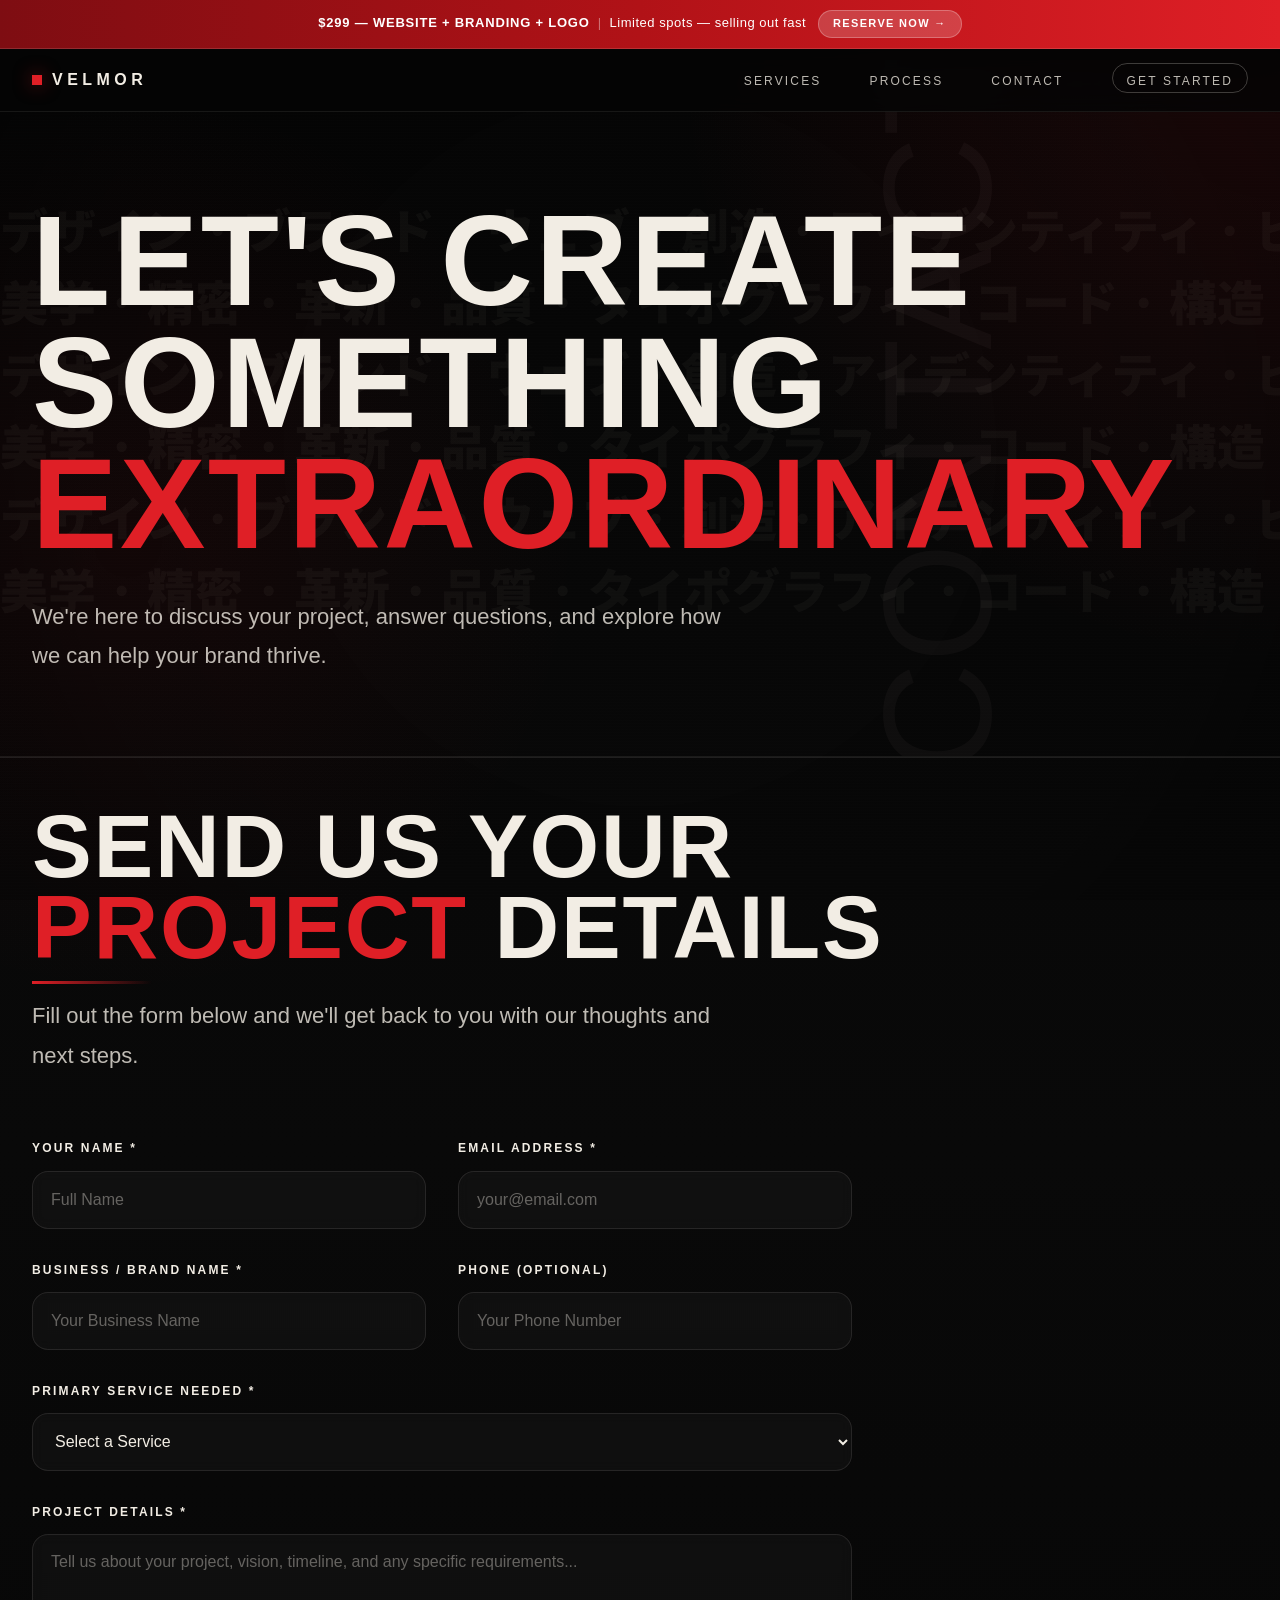
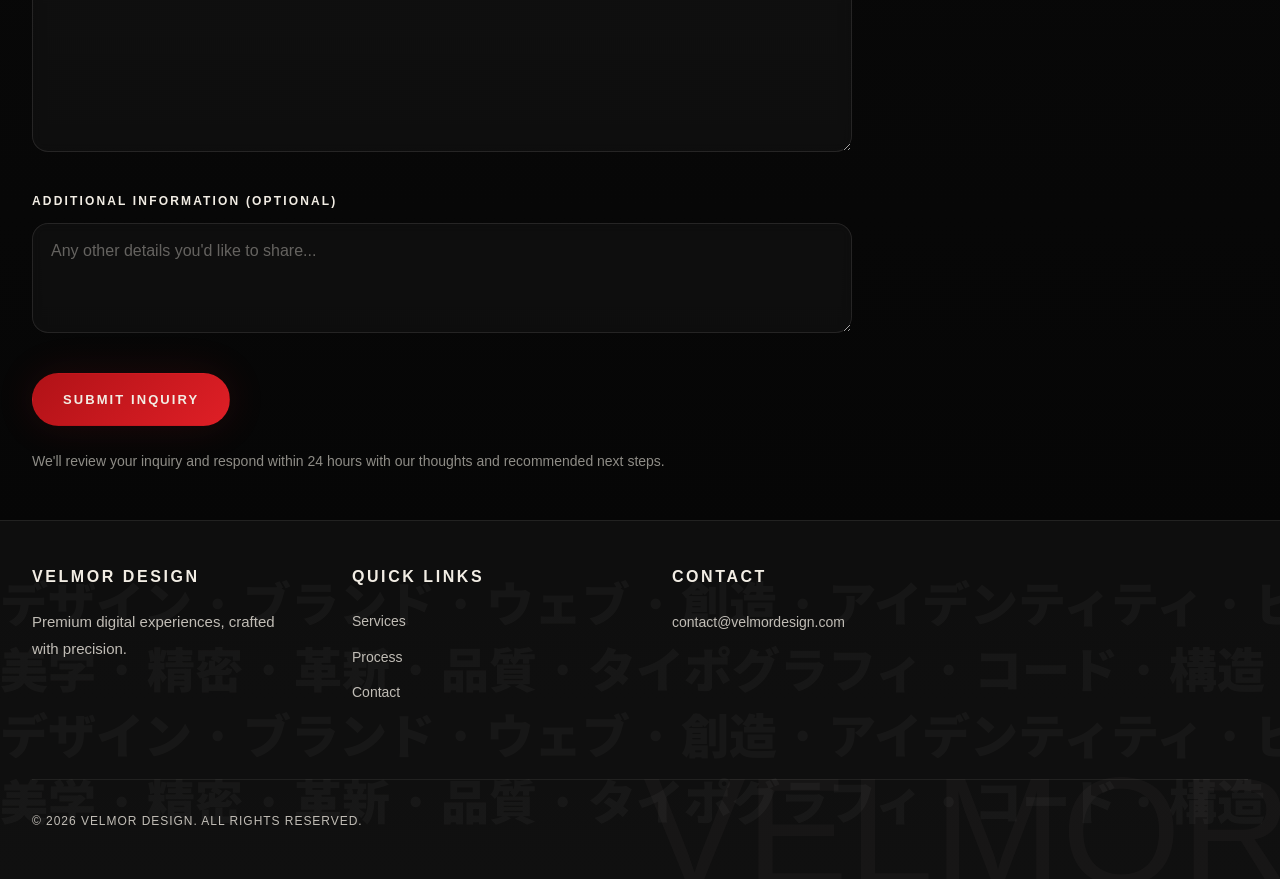
<file: contact.html>
<!DOCTYPE html>
<html lang="en">
<head>
    <meta charset="UTF-8">
    <meta name="viewport" content="width=device-width, initial-scale=1.0">
    <meta name="description" content="Contact Velmor Design - Premium Wix Studio websites, branding, and CMS solutions.">
    <meta name="theme-color" content="#000000">
    <title>Contact Velmor Design</title>
    <link rel="preconnect" href="https://fonts.googleapis.com">
    <link rel="preconnect" href="https://fonts.gstatic.com" crossorigin>
    <link href="https://fonts.googleapis.com/css2?family=Noto+Sans+JP:wght@900&display=swap" rel="stylesheet">
    <link rel="icon" type="image/jpeg" href="Logo and images/Velmoraaa.jpg">
    <link rel="stylesheet" href="styles.css?v=36">
</head>
<body>
    <!-- Promo Banner -->
    <div class="promo-banner">
        <div class="container">
            <p class="promo-text">
                <strong>$299 — Website + Branding + Logo</strong>
                <span class="promo-separator">|</span>
                Limited spots — selling out fast
                <a href="#contactPageForm" class="promo-cta">Reserve now →</a>
            </p>
        </div>
    </div>

    <!-- Navigation -->
    <nav class="navbar">
        <div class="container">
            <div class="navbar-content">
                <div class="logo">
                    <a href="/">VELMOR</a>
                </div>
                <button class="mobile-menu-toggle" aria-label="Toggle menu">
                    <span></span>
                    <span></span>
                    <span></span>
                </button>
                <ul class="nav-links">
                    <li><a href="/#services">Services</a></li>
                    <li><a href="/#process">Process</a></li>
                    <li><a href="#contactPageForm">Contact</a></li>
                    <li><a href="/contact" class="nav-cta">Get Started</a></li>
                </ul>
            </div>
        </div>
    </nav>

    <!-- Contact Hero Section -->
    <section class="contact-hero">
        <div class="contact-hero-bg-marquee">
            <div class="footer-bg-track">デザイン · ブランド · ウェブ · 創造 · アイデンティティ · ビジュアル · 開発 · 戦略 · デザイン · ブランド · ウェブ · 創造 · アイデンティティ · ビジュアル · 開発 · 戦略 · </div>
            <div class="footer-bg-track footer-bg-track--reverse">美学 · 精密 · 革新 · 品質 · タイポグラフィ · コード · 構造 · 芸術 · 美学 · 精密 · 革新 · 品質 · タイポグラフィ · コード · 構造 · 芸術 · </div>
            <div class="footer-bg-track">デザイン · ブランド · ウェブ · 創造 · アイデンティティ · ビジュアル · 開発 · 戦略 · デザイン · ブランド · ウェブ · 創造 · アイデンティティ · ビジュアル · 開発 · 戦略 · </div>
            <div class="footer-bg-track footer-bg-track--reverse">美学 · 精密 · 革新 · 品質 · タイポグラフィ · コード · 構造 · 芸術 · 美学 · 精密 · 革新 · 品質 · タイポグラフィ · コード · 構造 · 芸術 · </div>
            <div class="footer-bg-track">デザイン · ブランド · ウェブ · 創造 · アイデンティティ · ビジュアル · 開発 · 戦略 · デザイン · ブランド · ウェブ · 創造 · アイデンティティ · ビジュアル · 開発 · 戦略 · </div>
            <div class="footer-bg-track footer-bg-track--reverse">美学 · 精密 · 革新 · 品質 · タイポグラフィ · コード · 構造 · 芸術 · 美学 · 精密 · 革新 · 品質 · タイポグラフィ · コード · 構造 · 芸術 · </div>
        </div>
        <div class="container">
            <h1>Let's Create Something <span class="text-red">Extraordinary</span></h1>
            <p>We're here to discuss your project, answer questions, and explore how we can help your brand thrive.</p>
        </div>
    </section>

    <!-- Contact Form Section -->
    <section class="contact-page-form" id="contactPageForm">
        <div class="container">
            <div class="form-wrapper">
                <h2 class="section-title">Send Us Your <span class="text-red">Project</span> Details</h2>
                <p class="form-intro">Fill out the form below and we'll get back to you with our thoughts and next steps.</p>
                
                <form action="https://formsubmit.co/contact@velmordesign.com" method="POST" class="contact-form" id="contactPageFormEl">
                    <input type="hidden" name="_subject" value="New project inquiry from Velmor contact page">
                    <input type="hidden" name="_captcha" value="false">
                    <input type="hidden" name="_next" value="https://www.velmordesign.com/contact">
                    <div class="form-row">
                        <div class="form-group">
                            <label for="contact-name">Your Name *</label>
                            <input 
                                type="text" 
                                id="contact-name" 
                                name="name" 
                                placeholder="Full Name" 
                                required
                                class="form-input"
                            >
                        </div>
                        
                        <div class="form-group">
                            <label for="contact-email">Email Address *</label>
                            <input 
                                type="email" 
                                id="contact-email" 
                                name="email" 
                                placeholder="your@email.com" 
                                required
                                class="form-input"
                            >
                        </div>
                    </div>
                    
                    <div class="form-row">
                        <div class="form-group">
                            <label for="contact-business">Business / Brand Name *</label>
                            <input 
                                type="text" 
                                id="contact-business" 
                                name="businessName" 
                                placeholder="Your Business Name" 
                                required
                                class="form-input"
                            >
                        </div>
                        
                        <div class="form-group">
                            <label for="contact-phone">Phone (Optional)</label>
                            <input 
                                type="tel" 
                                id="contact-phone" 
                                name="phone" 
                                placeholder="Your Phone Number" 
                                class="form-input"
                            >
                        </div>
                    </div>
                    
                    <div class="form-group full-width">
                        <label for="contact-service">Primary Service Needed *</label>
                        <select 
                            id="contact-service" 
                            name="serviceNeeded" 
                            required
                            class="form-input"
                        >
                            <option value="">Select a Service</option>
                            <option value="website-design">Website Design</option>
                            <option value="wix-studio-development">Wix Studio Development</option>
                            <option value="editor-to-studio-migration">Editor to Studio Migration</option>
                            <option value="cms-setup">CMS Setup & Dynamic Content</option>
                            <option value="branding">Branding & Identity</option>
                            <option value="logo-design">Logo Design</option>
                            <option value="seo-optimization">SEO & Meta Optimization</option>
                            <option value="visual-design">Visual Design Services</option>
                            <option value="multiple-services">Multiple Services</option>
                        </select>
                    </div>
                    
                    <div class="form-group full-width">
                        <label for="contact-details">Project Details *</label>
                        <textarea 
                            id="contact-details" 
                            name="projectDetails" 
                            placeholder="Tell us about your project, vision, timeline, and any specific requirements..." 
                            rows="10"
                            required
                            class="form-input"
                        ></textarea>
                    </div>
                    
                    <div class="form-group full-width">
                        <label for="contact-additional">Additional Information (Optional)</label>
                        <textarea 
                            id="contact-additional" 
                            name="additionalInfo" 
                            placeholder="Any other details you'd like to share..." 
                            rows="4"
                            class="form-input"
                        ></textarea>
                    </div>
                    
                    <button type="submit" class="btn btn-primary btn-large">Submit Inquiry</button>
                    <p class="form-notice">We'll review your inquiry and respond within 24 hours with our thoughts and recommended next steps.</p>
                </form>
            </div>
        </div>
    </section>

    <!-- Footer -->
    <footer class="footer">
        <div class="footer-bg-marquee">
            <div class="footer-bg-track">デザイン · ブランド · ウェブ · 創造 · アイデンティティ · ビジュアル · 開発 · 戦略 · デザイン · ブランド · ウェブ · 創造 · アイデンティティ · ビジュアル · 開発 · 戦略 · </div>
            <div class="footer-bg-track footer-bg-track--reverse">美学 · 精密 · 革新 · 品質 · タイポグラフィ · コード · 構造 · 芸術 · 美学 · 精密 · 革新 · 品質 · タイポグラフィ · コード · 構造 · 芸術 · </div>
            <div class="footer-bg-track">デザイン · ブランド · ウェブ · 創造 · アイデンティティ · ビジュアル · 開発 · 戦略 · デザイン · ブランド · ウェブ · 創造 · アイデンティティ · ビジュアル · 開発 · 戦略 · </div>
            <div class="footer-bg-track footer-bg-track--reverse">美学 · 精密 · 革新 · 品質 · タイポグラフィ · コード · 構造 · 芸術 · 美学 · 精密 · 革新 · 品質 · タイポグラフィ · コード · 構造 · 芸術 · </div>
        </div>
        <div class="container">
            <div class="footer-content">
                <div class="footer-section">
                    <h3>VELMOR DESIGN</h3>
                    <p>Premium digital experiences, crafted with precision.</p>
                </div>
                <div class="footer-section">
                    <h4>Quick Links</h4>
                    <ul>
                        <li><a href="/#services">Services</a></li>
                        <li><a href="/#process">Process</a></li>
                        <li><a href="/contact">Contact</a></li>
                    </ul>
                </div>
                <div class="footer-section">
                    <h4>Contact</h4>
                    <p><a href="mailto:contact@velmordesign.com">contact@velmordesign.com</a></p>
                </div>
            </div>
            <div class="footer-bottom">
                <p>&copy; 2026 Velmor Design. All rights reserved.</p>
            </div>
        </div>
    </footer>

    <!-- Confirmation Modal -->
    <div class="confirmation-modal" id="confirmationModal">
        <div class="confirmation-modal-content">
            <button class="confirmation-modal-close" id="confirmationModalClose">&times;</button>
            <div class="confirmation-modal-icon">
                <svg viewBox="0 0 24 24" fill="none" stroke="currentColor" stroke-width="2" stroke-linecap="round" stroke-linejoin="round"><path d="M22 11.08V12a10 10 0 1 1-5.93-9.14"></path><polyline points="22 4 12 14.01 9 11.01"></polyline></svg>
            </div>
            <h3 class="confirmation-modal-title">Message Sent!</h3>
            <p class="confirmation-modal-text">Thank you for reaching out. We'll get back to you within 24 hours.</p>
        </div>
    </div>

    <script src="script.js?v=4"></script>
</body>
</html>
</file>
<file: styles.css>
/* ============================================
   VELMOR DESIGN - EDITORIAL / JAPANESE POSTER / DARK RED THEME
   Full replacement CSS
   ============================================ */

/* ============================================
   ROOT VARIABLES
   ============================================ */

:root {
    --color-black: #050505;
    --color-black-soft: #0b0b0b;
    --color-charcoal: #111111;
    --color-panel: #141414;
    --color-panel-2: #1b1b1b;

    --color-paper: #f2ede4;
    --color-paper-soft: rgba(242, 237, 228, 0.78);
    --color-muted: rgba(242, 237, 228, 0.58);
    --color-divider: rgba(242, 237, 228, 0.10);

    --color-red: #b11217;
    --color-red-bright: #df1f26;
    --color-red-deep: #7e0d12;
    --color-red-glow: rgba(223, 31, 38, 0.18);

    --spacing-xs: 8px;
    --spacing-sm: 16px;
    --spacing-md: 24px;
    --spacing-lg: 32px;
    --spacing-xl: 48px;
    --spacing-2xl: 64px;
    --spacing-3xl: 96px;
    --spacing-4xl: 128px;

    --font-family-primary: 'Inter', -apple-system, BlinkMacSystemFont, 'Segoe UI', sans-serif;
    --font-family-display: 'Bebas Neue', 'Oswald', 'Anton', 'Teko', sans-serif;

    --font-size-xs: 12px;
    --font-size-sm: 14px;
    --font-size-base: 16px;
    --font-size-lg: 18px;
    --font-size-xl: 22px;
    --font-size-2xl: 32px;
    --font-size-3xl: 48px;
    --font-size-4xl: 72px;
    --font-size-5xl: 112px;

    --font-weight-light: 300;
    --font-weight-regular: 400;
    --font-weight-medium: 500;
    --font-weight-semibold: 600;
    --font-weight-bold: 700;

    --radius-sm: 6px;
    --radius-md: 14px;
    --radius-lg: 18px;

    --transition-fast: 0.2s ease;
    --transition-normal: 0.35s ease;
    --transition-slow: 0.5s ease;

    --shadow-soft: 0 10px 30px rgba(0, 0, 0, 0.28);
    --shadow-red: 0 0 40px rgba(223, 31, 38, 0.12);
    --shadow-red-strong: 0 0 60px rgba(223, 31, 38, 0.18);
}

/* ============================================
   RESET / GLOBAL
   ============================================ */

* {
    margin: 0;
    padding: 0;
    box-sizing: border-box;
}

html {
    scroll-behavior: smooth;
    background: var(--color-black);
}

body {
    background:
        radial-gradient(circle at top right, rgba(223, 31, 38, 0.11), transparent 22%),
        radial-gradient(circle at 10% 20%, rgba(177, 18, 23, 0.08), transparent 20%),
        linear-gradient(180deg, #050505 0%, #090909 45%, #050505 100%);
    color: var(--color-paper);
    font-family: var(--font-family-primary);
    font-size: var(--font-size-base);
    line-height: 1.6;
    font-weight: var(--font-weight-regular);
    overflow-x: hidden;
    position: relative;
}

body::before {
    content: "";
    position: fixed;
    inset: 0;
    pointer-events: none;
    opacity: 0.05;
    mix-blend-mode: screen;
    background-image:
        repeating-linear-gradient(
            to bottom,
            rgba(255,255,255,0.03) 0,
            rgba(255,255,255,0.03) 1px,
            transparent 1px,
            transparent 3px
        );
    z-index: 1;
}

body::after {
    content: "";
    position: fixed;
    inset: 0;
    pointer-events: none;
    background:
        radial-gradient(circle at center, transparent 45%, rgba(0,0,0,0.2) 100%);
    z-index: 1;
}

main,
section,
header,
footer,
.navbar {
    position: relative;
    z-index: 2;
}

img {
    max-width: 100%;
    display: block;
}

h1, h2, h3, h4, h5, h6 {
    font-family: var(--font-family-display);
    font-weight: var(--font-weight-bold);
    line-height: 0.95;
    text-transform: uppercase;
    letter-spacing: 0.02em;
    color: var(--color-paper);
}

h1 {
    font-size: var(--font-size-5xl);
}

h2 {
    font-size: var(--font-size-4xl);
}

h3 {
    font-size: var(--font-size-2xl);
}

h4 {
    font-size: var(--font-size-xl);
}

p {
    color: var(--color-paper-soft);
}

a {
    color: var(--color-paper);
    text-decoration: none;
    transition: color var(--transition-fast), opacity var(--transition-fast), transform var(--transition-fast);
}

a:hover {
    color: var(--color-paper);
}

/* ============================================
   UTILITIES
   ============================================ */

.container {
    width: 100%;
    max-width: 1400px;
    margin: 0 auto;
    padding: 0 var(--spacing-lg);
}

.section-title {
    font-size: clamp(48px, 8vw, 92px);
    line-height: 0.9;
    text-align: left;
    margin-bottom: 12px;
    position: relative;
}

.section-title::after {
    content: "";
    display: block;
    width: 120px;
    height: 3px;
    margin-top: 14px;
    background: linear-gradient(90deg, var(--color-red-bright), transparent);
}

.text-red {
    color: var(--color-red-bright);
}

.section-subtitle {
    text-align: left;
    font-size: var(--font-size-lg);
    color: var(--color-muted);
    margin-bottom: var(--spacing-2xl);
    max-width: 760px;
}

section {
    padding: var(--spacing-4xl) 0;
    border-top: 1px solid var(--color-divider);
    background: transparent;
}

section:first-of-type {
    border-top: none;
}

/* ============================================
   PROMO BANNER
   ============================================ */

.promo-banner {
    position: fixed;
    top: 0;
    left: 0;
    right: 0;
    z-index: 1001;
    background: linear-gradient(90deg, var(--color-red-deep), var(--color-red), var(--color-red-bright));
    padding: 10px 0;
    text-align: center;
    border-bottom: 1px solid rgba(255, 255, 255, 0.12);
}

.promo-text {
    font-size: 13px;
    font-weight: var(--font-weight-medium);
    color: #fff !important;
    letter-spacing: 0.04em;
    display: flex;
    align-items: center;
    justify-content: center;
    gap: 8px;
    flex-wrap: wrap;
}

.promo-text strong {
    font-weight: var(--font-weight-bold);
    color: #fff;
    letter-spacing: 0.06em;
    text-transform: uppercase;
    font-size: 13px;
}

.promo-separator {
    opacity: 0.4;
    font-weight: var(--font-weight-light);
}

.promo-fire {
    font-size: 15px;
}

.promo-cta {
    background: rgba(255, 255, 255, 0.18);
    color: #fff !important;
    padding: 4px 14px;
    border-radius: 999px;
    font-size: 11px;
    font-weight: var(--font-weight-bold);
    text-transform: uppercase;
    letter-spacing: 0.12em;
    transition: all var(--transition-fast);
    border: 1px solid rgba(255, 255, 255, 0.25);
    margin-left: 4px;
}

.promo-cta:hover {
    background: rgba(255, 255, 255, 0.30);
    color: #fff !important;
    transform: translateY(-1px);
}

/* ============================================
   NAVIGATION
   ============================================ */

.navbar {
    position: fixed;
    top: 40px;
    left: 0;
    right: 0;
    background: rgba(5, 5, 5, 0.86) !important;
    border-bottom: 1px solid rgba(242, 237, 228, 0.08);
    backdrop-filter: blur(14px);
    -webkit-backdrop-filter: blur(14px);
    z-index: 1000;
    padding: 18px 0;
    transition: top 0.2s ease;
}

.navbar-content {
    display: flex;
    justify-content: space-between;
    align-items: center;
    gap: var(--spacing-md);
}

.logo a {
    font-size: 1rem;
    font-weight: var(--font-weight-bold);
    letter-spacing: 0.28em;
    color: var(--color-paper);
    text-transform: uppercase;
    position: relative;
    display: inline-flex;
    align-items: center;
    gap: 10px;
}

.logo a::before {
    content: "";
    width: 10px;
    height: 10px;
    background: var(--color-red-bright);
    display: inline-block;
    box-shadow: 0 0 18px rgba(223, 31, 38, 0.5);
}

.nav-links {
    display: flex;
    list-style: none;
    gap: var(--spacing-xl);
    align-items: center;
}

.nav-links a {
    font-size: 12px;
    font-weight: var(--font-weight-medium);
    letter-spacing: 0.18em;
    text-transform: uppercase;
    color: var(--color-paper-soft);
    position: relative;
    padding-bottom: 4px;
}

.nav-links a::after {
    content: "";
    position: absolute;
    left: 0;
    bottom: -4px;
    width: 0;
    height: 1px;
    background: var(--color-red-bright);
    transition: width var(--transition-normal);
}

.nav-links a:hover {
    color: var(--color-paper);
}

.nav-links a:hover::after {
    width: 100%;
}

.nav-cta {
    border: 1px solid rgba(242, 237, 228, 0.24);
    padding: 10px 14px;
    padding-bottom: 10px;
    border-radius: 999px;
    transition: all var(--transition-normal);
    line-height: 1;
}

.nav-cta:hover {
    border-color: var(--color-red-bright);
    box-shadow: var(--shadow-red);
}

/* Mobile Menu Toggle */
.mobile-menu-toggle {
    display: none;
    flex-direction: column;
    justify-content: center;
    gap: 5px;
    width: 32px;
    height: 32px;
    background: none;
    border: none;
    cursor: pointer;
    padding: 4px;
    z-index: 1002;
}

.mobile-menu-toggle span {
    display: block;
    width: 100%;
    height: 2px;
    background: var(--color-paper);
    border-radius: 2px;
    transition: all 0.3s ease;
    transform-origin: center;
}

.mobile-menu-toggle.active span:nth-child(1) {
    transform: rotate(45deg) translate(5px, 5px);
}

.mobile-menu-toggle.active span:nth-child(2) {
    opacity: 0;
}

.mobile-menu-toggle.active span:nth-child(3) {
    transform: rotate(-45deg) translate(5px, -5px);
}

body.menu-open {
    overflow: hidden;
}

/* ============================================
   BUTTONS
   ============================================ */

.btn {
    display: inline-flex;
    align-items: center;
    justify-content: center;
    gap: 10px;
    padding: 15px 24px;
    font-size: 12px;
    font-weight: var(--font-weight-semibold);
    text-transform: uppercase;
    letter-spacing: 0.16em;
    border: none;
    border-radius: 999px;
    cursor: pointer;
    transition: all var(--transition-normal);
    text-align: center;
    min-height: 52px;
}

.btn-primary {
    background: linear-gradient(135deg, var(--color-red), var(--color-red-bright));
    color: var(--color-paper);
    border: 1px solid transparent;
    box-shadow: var(--shadow-red);
}

.btn-primary:hover {
    transform: translateY(-2px);
    box-shadow: var(--shadow-red-strong);
}

.btn-secondary {
    background: rgba(255,255,255,0.02);
    color: var(--color-paper);
    border: 1px solid rgba(242, 237, 228, 0.20);
}

.btn-secondary:hover {
    background: rgba(255,255,255,0.05);
    border-color: rgba(242, 237, 228, 0.42);
    transform: translateY(-2px);
}

.btn-large {
    padding: 18px 30px;
    font-size: 13px;
}

/* ============================================
   HERO SECTION
   ============================================ */

.hero {
    position: relative;
    height: 100vh;
    max-height: 100vh;
    display: flex;
    align-items: center;
    justify-content: center;
    padding: 0 !important;
    margin: 0 !important;
    width: 100%;
    overflow: hidden;
    background:
        linear-gradient(180deg, rgba(177, 18, 23, 0.14), transparent 30%),
        radial-gradient(circle at 85% 20%, rgba(223, 31, 38, 0.10), transparent 24%),
        transparent !important;
    border: none !important;
}

.hero::before {
    content: "DESIGN";
    position: absolute;
    top: 52%;
    right: -30px;
    transform: translateY(-50%) rotate(-90deg);
    font-family: var(--font-family-display);
    font-size: clamp(90px, 12vw, 180px);
    letter-spacing: 0.06em;
    color: rgba(242, 237, 228, 0.035);
    z-index: 0;
    pointer-events: none;
}

.hero-bg-marquee {
    position: absolute;
    inset: 0;
    z-index: 0;
    pointer-events: none;
    display: flex;
    flex-direction: column;
    justify-content: space-around;
    overflow: hidden;
    opacity: 0.035;
}

.hero-bg-track {
    white-space: nowrap;
    font-family: var(--font-family-display);
    font-size: clamp(32px, 5vw, 64px);
    font-weight: var(--font-weight-bold);
    letter-spacing: 0.08em;
    color: var(--color-paper);
    animation: heroBgScroll 50s linear infinite;
    line-height: 1.4;
}

.hero-bg-track--reverse {
    animation: heroBgScrollReverse 55s linear infinite;
}

@keyframes heroBgScroll {
    0% { transform: translateX(0); }
    100% { transform: translateX(-50%); }
}

@keyframes heroBgScrollReverse {
    0% { transform: translateX(-50%); }
    100% { transform: translateX(0); }
}

.hero > .container {
    position: relative;
    z-index: 1;
}

.hero::after {
    content: "";
    position: absolute;
    inset: 0;
    background:
        linear-gradient(90deg, rgba(5,5,5,0.12), rgba(5,5,5,0.65));
    pointer-events: none;
    z-index: 0;
}

.hero .container {
    position: relative;
    z-index: 1;
    width: 100%;
    max-width: 1400px;
    padding: 0 var(--spacing-lg);
    margin: 0 auto;
}

.hero-content {
    width: 100%;
    max-width: 100%;
    display: flex;
    flex-direction: column;
    align-items: flex-start;
    justify-content: center;
    gap: 14px;
    text-align: left;
    background: transparent !important;
    border: none !important;
    box-shadow: none !important;
}

.hero-kicker,
.hero-title,
.hero-subtitle,
.hero-ctas,
.hero-mark {
    margin-left: 0;
    margin-right: 0;
}

.hero-kicker {
    font-size: 12px;
    letter-spacing: 0.30em;
    text-transform: uppercase;
    color: var(--color-red-bright);
    position: relative;
    padding-left: 18px;
}

.hero-kicker::before {
    content: "";
    position: absolute;
    left: 0;
    top: 50%;
    width: 10px;
    height: 1px;
    background: var(--color-red-bright);
    transform: translateY(-50%);
}

.hero-mark {
    width: clamp(300px, 42vw, 500px) !important;
    max-width: 100% !important;
    height: auto !important;
    object-fit: contain !important;
    display: block !important;
    background: transparent !important;
    border: none !important;
    opacity: 0.95;
    margin-bottom: 6px;
    filter: drop-shadow(0 0 28px rgba(223,31,38,0.08));
}

.hero-title {
    font-size: clamp(48px, 8vw, 82px);
    font-weight: var(--font-weight-bold);
    line-height: 0.9;
    letter-spacing: 0.02em;
    max-width: 850px;
    text-transform: uppercase;
}

.hero-title span,
.hero-title .accent {
    color: var(--color-red-bright);
}

.hero-subtitle {
    font-size: clamp(15px, 1.5vw, 20px);
    color: var(--color-paper-soft);
    font-weight: var(--font-weight-light);
    line-height: 1.65;
    max-width: 660px;
}

.hero-ctas {
    display: flex;
    gap: var(--spacing-sm);
    justify-content: flex-start;
    align-items: center;
    flex-wrap: wrap;
    margin-top: 6px;
}

/* Hero Layout — two columns */

.hero-layout {
    display: flex;
    align-items: center;
    gap: var(--spacing-xl);
    width: 100%;
    padding-right: 60px;
}

.hero-layout .hero-content {
    flex: 1 1 0;
    min-width: 0;
}

/* Hero Form Card */

.hero-form-card {
    flex: 0 0 380px;
    background: rgba(255, 255, 255, 0.04);
    border: 1px solid rgba(242, 237, 228, 0.10);
    border-radius: var(--radius-lg);
    padding: 38px 32px;
    backdrop-filter: blur(10px);
    -webkit-backdrop-filter: blur(10px);
    box-shadow: var(--shadow-soft);
    position: relative;
    overflow: hidden;
}

.hero-form-card::before {
    content: "";
    position: absolute;
    left: 30px;
    top: 0;
    width: 72px;
    height: 2px;
    background: linear-gradient(90deg, var(--color-red-bright), transparent);
}

.hero-form-title {
    font-size: 36px;
    margin-bottom: 10px;
    color: var(--color-paper);
}

.hero-form-desc {
    font-size: 15px;
    color: var(--color-muted);
    line-height: 1.65;
    margin-bottom: var(--spacing-lg);
}

.hero-email-form {
    display: flex;
    flex-direction: column;
    gap: 14px;
}

.hero-form-input {
    width: 100%;
    padding: 18px 20px;
    background: rgba(255, 255, 255, 0.04);
    border: 1px solid rgba(242, 237, 228, 0.12);
    color: var(--color-paper);
    font-family: var(--font-family-primary);
    font-size: var(--font-size-lg);
    border-radius: 14px;
    transition: all var(--transition-fast);
}

.hero-form-input::placeholder {
    color: rgba(242, 237, 228, 0.38);
}

.hero-form-input:focus {
    outline: none;
    background: rgba(255, 255, 255, 0.055);
    border-color: rgba(223, 31, 38, 0.40);
    box-shadow: 0 0 0 4px rgba(223, 31, 38, 0.08);
}

.hero-form-btn {
    width: 100%;
}

/* Hero Stats Marquee */

.hero-marquee {
    position: absolute;
    bottom: 0;
    left: 0;
    right: 0;
    z-index: 2;
    overflow: hidden;
    background: rgba(255, 255, 255, 0.03);
    border-top: 1px solid rgba(242, 237, 228, 0.06);
    padding: 14px 0;
}

.marquee-track {
    display: flex;
    align-items: center;
    gap: 0;
    width: max-content;
    animation: marqueeScroll 30s linear infinite;
}

.marquee-item {
    display: flex;
    align-items: center;
    gap: 10px;
    font-size: 13px;
    font-weight: var(--font-weight-semibold);
    letter-spacing: 0.14em;
    text-transform: uppercase;
    color: var(--color-paper-soft);
    white-space: nowrap;
    padding: 0 20px;
}

.marquee-icon {
    width: 18px;
    height: 18px;
    color: var(--color-red-bright);
    vertical-align: middle;
    display: inline-block;
    flex-shrink: 0;
}

.marquee-separator {
    color: rgba(242, 237, 228, 0.2);
    font-size: 14px;
    padding: 0 4px;
}

@keyframes marqueeScroll {
    0% {
        transform: translateX(0);
    }
    100% {
        transform: translateX(-50%);
    }
}

/* ============================================
   ABOUT SECTION
   ============================================ */

.about {
    background: transparent;
    padding: var(--spacing-xl) 0;
}

.about-layout {
    display: flex;
    align-items: center;
    gap: var(--spacing-2xl);
}

.about-content {
    flex: 1;
    text-align: left;
}

.about-content h2 {
    margin-bottom: var(--spacing-lg);
}

.about-content p {
    font-size: clamp(18px, 2vw, 22px);
    color: var(--color-paper-soft);
    margin-bottom: var(--spacing-md);
    line-height: 1.9;
    font-weight: var(--font-weight-light);
    max-width: 920px;
}

.about-ctas {
    display: flex;
    gap: var(--spacing-md);
    margin-top: var(--spacing-lg);
}

.about-cta {
    display: inline-flex;
    align-items: center;
    gap: 10px;
}

.about-cta-icon {
    width: 18px;
    height: 18px;
    flex-shrink: 0;
}

/* Kanji vector art */
.about-kanji-art {
    flex: 0 0 auto;
    display: flex;
    flex-direction: column;
    gap: 28px;
    padding-right: var(--spacing-lg);
}

.kanji-character {
    position: relative;
    cursor: default;
    text-align: center;
}

.kanji-glyph {
    font-family: "Noto Sans JP", sans-serif;
    font-size: clamp(56px, 7vw, 96px);
    font-weight: 900;
    color: var(--color-red-bright);
    line-height: 1;
    display: block;
    transition: opacity 0.3s ease;
}

.kanji-label {
    position: absolute;
    top: 50%;
    left: 50%;
    transform: translate(-50%, -50%);
    font-family: var(--font-family-display);
    font-size: 14px;
    letter-spacing: 0.18em;
    text-transform: uppercase;
    color: var(--color-paper);
    opacity: 0;
    pointer-events: none;
    transition: opacity 0.3s ease;
    white-space: nowrap;
    z-index: 1;
}

.kanji-character:hover .kanji-glyph {
    opacity: 0.25;
}

.kanji-character:hover .kanji-label {
    opacity: 1;
}

/* ============================================
   SERVICES SECTION
   ============================================ */

.services {
    background: transparent;
    padding: var(--spacing-2xl) 0;
    position: relative;
    overflow: hidden;
}

/* Services Background Asian Marquee */

.services-bg-marquee {
    position: absolute;
    inset: 0;
    z-index: 0;
    pointer-events: none;
    display: flex;
    flex-direction: column;
    justify-content: space-around;
    overflow: hidden;
    opacity: 0.035;
}

.services-bg-track {
    white-space: nowrap;
    font-family: var(--font-family-display);
    font-size: clamp(28px, 4vw, 52px);
    font-weight: var(--font-weight-bold);
    letter-spacing: 0.08em;
    color: var(--color-paper);
    animation: servicesBgScroll 40s linear infinite;
    line-height: 1.4;
}

.services-bg-track--reverse {
    animation: servicesBgScrollReverse 45s linear infinite;
}

@keyframes servicesBgScroll {
    0% { transform: translateX(0); }
    100% { transform: translateX(-50%); }
}

@keyframes servicesBgScrollReverse {
    0% { transform: translateX(-50%); }
    100% { transform: translateX(0); }
}

.services .container {
    position: relative;
    z-index: 1;
}

.services-header {
    display: flex;
    align-items: flex-end;
    justify-content: space-between;
    gap: var(--spacing-lg);
    margin-bottom: var(--spacing-xl);
}

.services-header .section-title {
    margin-bottom: 0;
}

.services-ctas {
    display: flex;
    gap: var(--spacing-md);
    flex-shrink: 0;
}

.services-grid {
    display: grid;
    grid-template-columns: repeat(4, 1fr);
    gap: var(--spacing-lg);
}

.service-card {
    padding: 28px;
    border: 1px solid rgba(242, 237, 228, 0.08);
    background:
        linear-gradient(180deg, rgba(255,255,255,0.035), rgba(255,255,255,0.015));
    transition: all var(--transition-normal);
    position: relative;
    overflow: hidden;
    border-radius: var(--radius-lg);
    min-height: 260px;
    box-shadow: var(--shadow-soft);
}

.service-card::before {
    content: "";
    position: absolute;
    inset: 0;
    background:
        linear-gradient(135deg, rgba(223,31,38,0.10), transparent 32%);
    opacity: 0;
    transition: opacity var(--transition-normal);
    pointer-events: none;
}

.service-card::after {
    content: "";
    position: absolute;
    left: 28px;
    top: 0;
    width: 70px;
    height: 2px;
    background: linear-gradient(90deg, var(--color-red-bright), transparent);
}

.service-card:hover {
    transform: translateY(-6px);
    border-color: rgba(223,31,38,0.28);
    box-shadow: var(--shadow-red), var(--shadow-soft);
    background:
        linear-gradient(180deg, rgba(255,255,255,0.05), rgba(255,255,255,0.018));
}

.service-card:hover::before {
    opacity: 1;
}

.service-icon {
    width: 42px;
    height: 42px;
    color: var(--color-red-bright);
    margin-bottom: var(--spacing-md);
}

.service-icon svg {
    width: 100%;
    height: 100%;
}

.service-card h3 {
    font-size: 34px;
    margin-bottom: 12px;
    color: var(--color-paper);
}

.service-card p {
    font-size: 15px;
    color: var(--color-paper-soft);
    line-height: 1.8;
}

/* ============================================
   WHY US SECTION
   ============================================ */

.why-us {
    background: transparent;
    padding: var(--spacing-xl) 0;
}

.why-us-header {
    display: flex;
    align-items: flex-end;
    justify-content: space-between;
    gap: var(--spacing-lg);
    margin-bottom: var(--spacing-xl);
}

.why-us-header .section-title {
    margin-bottom: 0;
}

.why-us-ctas {
    display: flex;
    gap: var(--spacing-md);
    flex-shrink: 0;
}

.why-us-grid {
    display: grid;
    grid-template-columns: repeat(3, minmax(0, 1fr));
    gap: var(--spacing-xl);
}

.why-us-item {
    padding: 28px 0 0;
    position: relative;
    border-top: 1px solid rgba(242, 237, 228, 0.12);
}

.why-us-item::before {
    content: "";
    position: absolute;
    top: -1px;
    left: 0;
    width: 72px;
    height: 2px;
    background: var(--color-red-bright);
}

.why-us-icon {
    width: 32px;
    height: 32px;
    color: var(--color-red-bright);
    margin-bottom: 14px;
}

.why-us-icon svg {
    width: 100%;
    height: 100%;
}

.why-us-item h3 {
    font-size: 34px;
    margin-bottom: 12px;
    color: var(--color-paper);
}

.why-us-item p {
    color: var(--color-paper-soft);
    font-size: 15px;
    line-height: 1.8;
}

/* ============================================
   PROCESS SECTION
   ============================================ */

.process {
    background: transparent;
    padding: var(--spacing-xl) 0;
}

/* Progress bar */
.process-progress {
    position: relative;
    margin-bottom: var(--spacing-xl);
    padding: 0 40px;
}

.progress-line {
    position: absolute;
    top: 50%;
    left: 40px;
    right: 40px;
    height: 2px;
    background: rgba(242, 237, 228, 0.10);
    transform: translateY(-50%);
}

.progress-fill {
    height: 100%;
    width: 0%;
    background: var(--color-red-bright);
    transition: width 0.5s ease;
    border-radius: 2px;
}

.progress-dots {
    display: flex;
    justify-content: space-between;
    position: relative;
    z-index: 1;
}

.progress-dot {
    width: 36px;
    height: 36px;
    border-radius: 50%;
    background: var(--color-black);
    border: 2px solid rgba(242, 237, 228, 0.15);
    display: flex;
    align-items: center;
    justify-content: center;
    cursor: pointer;
    transition: all 0.3s ease;
}

.progress-dot span {
    font-family: var(--font-family-display);
    font-size: 12px;
    color: var(--color-paper-soft);
    letter-spacing: 0.05em;
    transition: color 0.3s ease;
}

.progress-dot.active {
    border-color: var(--color-red-bright);
    background: rgba(223, 31, 38, 0.15);
    box-shadow: 0 0 12px rgba(223, 31, 38, 0.3);
}

.progress-dot.active span {
    color: var(--color-red-bright);
}

.progress-dot.completed {
    border-color: var(--color-red-bright);
    background: var(--color-red-bright);
}

.progress-dot.completed span {
    color: var(--color-paper);
}

.process-steps {
    display: grid;
    grid-template-columns: repeat(4, 1fr);
    gap: var(--spacing-lg);
}

.process-step {
    background: rgba(242, 237, 228, 0.03);
    border: 1px solid rgba(242, 237, 228, 0.08);
    border-radius: 16px;
    padding: 28px 24px;
    display: flex;
    flex-direction: column;
    gap: 16px;
    transition: all 0.35s ease;
    cursor: pointer;
}

.process-step:hover,
.process-step.active {
    border-color: rgba(223, 31, 38, 0.3);
    background: rgba(223, 31, 38, 0.05);
}

.process-step:last-child {
    border-bottom: 1px solid rgba(242, 237, 228, 0.08);
}

.process-step:hover:last-child,
.process-step.active:last-child {
    border-color: rgba(223, 31, 38, 0.3);
}

.step-number {
    font-size: 42px;
    font-weight: var(--font-weight-bold);
    color: rgba(223, 31, 38, 0.22);
    font-family: var(--font-family-display);
    display: block;
    line-height: 1;
}

.step-icon {
    width: 56px;
    height: 56px;
    display: flex;
    align-items: center;
    justify-content: center;
    border-radius: 999px;
    background: rgba(223,31,38,0.09);
    border: 1px solid rgba(223,31,38,0.20);
}

.step-content h3 {
    font-size: clamp(22px, 2.5vw, 30px);
    margin-bottom: 8px;
    color: var(--color-paper);
}

.step-content p {
    color: var(--color-paper-soft);
    line-height: 1.75;
    font-size: 14px;
}

.process-divider {
    display: none;
}

/* ============================================
   PORTFOLIO SECTION
   ============================================ */

.portfolio {
    background: transparent;
    padding: var(--spacing-2xl) 0;
}

.portfolio-btn {
    margin-top: 14px;
    padding: 10px 20px;
    font-size: 11px;
}

.portfolio-grid {
    display: grid;
    grid-template-columns: repeat(3, 1fr);
    gap: var(--spacing-xl);
}

.portfolio-item {
    cursor: pointer;
    transition: all var(--transition-normal);
    position: relative;
}

.portfolio-item:hover {
    transform: translateY(-6px);
}

.portfolio-preview {
    width: 100%;
    aspect-ratio: 16 / 10;
    border: 1px solid rgba(242, 237, 228, 0.08);
    border-radius: 20px;
    overflow: hidden;
    margin-bottom: 16px;
    position: relative;
    box-shadow: var(--shadow-soft);
    background: linear-gradient(135deg, #1a1a1a, #090909);
    transition: all var(--transition-normal);
}

.portfolio-preview iframe {
    width: 200%;
    height: 200%;
    border: none;
    transform: scale(0.5);
    transform-origin: top left;
    pointer-events: none;
}

.portfolio-preview::after {
    content: "";
    position: absolute;
    inset: 0;
    background: linear-gradient(135deg, rgba(223,31,38,0.10), transparent 38%);
    opacity: 0;
    transition: opacity var(--transition-normal);
    pointer-events: none;
}

.portfolio-item:hover .portfolio-preview {
    border-color: rgba(223,31,38,0.32);
    box-shadow: var(--shadow-red), var(--shadow-soft);
}

.portfolio-item:hover .portfolio-preview::after {
    opacity: 1;
}

.portfolio-item h3 {
    font-size: 34px;
    margin-bottom: 6px;
    color: var(--color-paper);
}

.portfolio-item p {
    font-size: 14px;
    color: var(--color-muted);
    text-transform: uppercase;
    letter-spacing: 0.12em;
}

/* ============================================
   BRANDING SECTION
   ============================================ */

.branding {
    background: transparent;
    padding: var(--spacing-xl) 0;
}

.branding-header {
    display: flex;
    align-items: flex-end;
    justify-content: space-between;
    gap: var(--spacing-lg);
    margin-bottom: var(--spacing-xl);
}

.branding-header .section-title {
    margin-bottom: 0;
}

.branding-ctas {
    display: flex;
    gap: var(--spacing-md);
    flex-shrink: 0;
}

.branding-description {
    font-size: clamp(18px, 2vw, 22px);
    color: var(--color-paper-soft);
    margin-bottom: var(--spacing-xl);
    line-height: 1.9;
    font-weight: var(--font-weight-light);
    max-width: 920px;
}

.branding-features {
    display: grid;
    grid-template-columns: repeat(4, 1fr);
    gap: var(--spacing-lg);
}

.feature {
    padding: 28px;
    background:
        linear-gradient(180deg, rgba(255,255,255,0.035), rgba(255,255,255,0.015));
    border: 1px solid rgba(242, 237, 228, 0.08);
    border-radius: var(--radius-lg);
    text-align: left;
    position: relative;
    overflow: hidden;
    transition: all var(--transition-normal);
    box-shadow: var(--shadow-soft);
}

.feature::before {
    content: "";
    position: absolute;
    left: 28px;
    top: 0;
    width: 72px;
    height: 2px;
    background: linear-gradient(90deg, var(--color-red-bright), transparent);
}

.feature:hover {
    transform: translateY(-5px);
    border-color: rgba(223,31,38,0.28);
    box-shadow: var(--shadow-red), var(--shadow-soft);
}

.feature-icon {
    width: 42px;
    height: 42px;
    color: var(--color-red-bright);
    margin: 0 0 var(--spacing-md);
}

.feature-icon svg {
    width: 100%;
    height: 100%;
}

.feature h4 {
    font-size: 28px;
    color: var(--color-paper);
    margin-bottom: 10px;
}

.feature p {
    font-size: 15px;
    color: var(--color-paper-soft);
    line-height: 1.75;
}

/* ============================================
   SEO & CMS SECTION
   ============================================ */

.seo-cms {
    background: transparent;
    padding: var(--spacing-xl) 0;
}

.seo-cms-header {
    display: flex;
    align-items: flex-end;
    justify-content: space-between;
    gap: var(--spacing-lg);
    margin-bottom: var(--spacing-xl);
}

.seo-cms-header .section-title {
    margin-bottom: 0;
}

.seo-cms-ctas {
    display: flex;
    gap: var(--spacing-md);
    flex-shrink: 0;
}

.seo-cms-content {
    display: grid;
    grid-template-columns: repeat(4, 1fr);
    gap: var(--spacing-lg);
}

.seo-cms-item {
    padding: 28px;
    text-align: left;
    background:
        linear-gradient(180deg, rgba(255,255,255,0.028), rgba(255,255,255,0.012));
    border: 1px solid rgba(242, 237, 228, 0.08);
    border-radius: var(--radius-lg);
    transition: all var(--transition-normal);
    box-shadow: var(--shadow-soft);
    position: relative;
}

.seo-cms-item::before {
    content: "";
    position: absolute;
    left: 28px;
    top: 0;
    width: 68px;
    height: 2px;
    background: linear-gradient(90deg, var(--color-red-bright), transparent);
}

.seo-cms-item:hover {
    transform: translateY(-5px);
    border-color: rgba(223,31,38,0.28);
    box-shadow: var(--shadow-red), var(--shadow-soft);
}

.seo-cms-item-icon {
    width: 42px;
    height: 42px;
    color: var(--color-red-bright);
    margin: 0 0 var(--spacing-md);
}

.seo-cms-item-icon svg {
    width: 100%;
    height: 100%;
}

.seo-cms-item h3 {
    font-size: 28px;
    color: var(--color-paper);
    margin-bottom: 10px;
}

.seo-cms-item p {
    font-size: 15px;
    color: var(--color-paper-soft);
    line-height: 1.75;
}

/* ============================================
   CONTACT FORM SECTION
   ============================================ */

.contact-form-section {
    background: transparent;
    padding: var(--spacing-xl) 0;
}

.contact-header {
    display: flex;
    align-items: flex-end;
    justify-content: space-between;
    gap: var(--spacing-lg);
    margin-bottom: var(--spacing-md);
}

.contact-header .section-title {
    margin-bottom: 0;
}

.contact-header-ctas {
    display: flex;
    gap: var(--spacing-md);
    flex-shrink: 0;
}

.contact-form {
    max-width: 820px;
    margin: 0;
}

.form-group {
    margin-bottom: var(--spacing-lg);
}

.form-row {
    display: grid;
    grid-template-columns: 1fr 1fr;
    gap: var(--spacing-lg);
}

.form-group label {
    display: block;
    font-size: 12px;
    font-weight: var(--font-weight-semibold);
    margin-bottom: 12px;
    color: var(--color-paper);
    text-transform: uppercase;
    letter-spacing: 0.18em;
}

.form-input {
    width: 100%;
    padding: 18px 18px;
    background: rgba(255,255,255,0.03);
    border: 1px solid rgba(242, 237, 228, 0.10);
    color: var(--color-paper);
    font-family: var(--font-family-primary);
    font-size: var(--font-size-base);
    transition: all var(--transition-fast);
    border-radius: 16px;
    min-height: 58px;
    box-shadow: inset 0 0 0 1px transparent;
}

.form-input::placeholder {
    color: rgba(242,237,228,0.38);
}

.form-input:focus {
    outline: none;
    background: rgba(255,255,255,0.045);
    border-color: rgba(223,31,38,0.38);
    box-shadow: 0 0 0 4px rgba(223,31,38,0.08);
}

.form-input option {
    background-color: var(--color-panel-2);
    color: var(--color-paper);
}

.form-notice {
    font-size: var(--font-size-sm);
    color: var(--color-muted);
    text-align: left;
    margin-top: var(--spacing-md);
}

.full-width {
    grid-column: 1 / -1;
}

/* ============================================
   FINAL CTA SECTION
   ============================================ */

.final-cta {
    background: transparent;
    text-align: left;
    padding: var(--spacing-xl) 0;
}

.final-cta h2 {
    font-size: clamp(56px, 8vw, 120px);
    margin-bottom: 16px;
    max-width: 900px;
}

.final-cta p {
    font-size: clamp(18px, 2vw, 22px);
    color: var(--color-paper-soft);
    margin-bottom: var(--spacing-xl);
    max-width: 760px;
    line-height: 1.8;
}

.final-cta-buttons {
    display: flex;
    gap: var(--spacing-md);
}

/* ============================================
   FOOTER
   ============================================ */

.footer {
    background:
        linear-gradient(180deg, rgba(255,255,255,0.01), rgba(255,255,255,0.02)),
        var(--color-black-soft);
    border-top: 1px solid rgba(242, 237, 228, 0.08);
    padding: var(--spacing-xl) 0;
    position: relative;
    overflow: hidden;
}

.footer-bg-marquee {
    position: absolute;
    inset: 0;
    display: flex;
    flex-direction: column;
    justify-content: center;
    gap: 18px;
    opacity: 0.035;
    pointer-events: none;
    z-index: 0;
}

.footer-bg-track {
    white-space: nowrap;
    font-family: "Noto Sans JP", sans-serif;
    font-weight: 900;
    font-size: clamp(28px, 4vw, 48px);
    line-height: 1;
    color: var(--color-paper);
    animation: footerBgScroll 50s linear infinite;
}

.footer-bg-track--reverse {
    animation: footerBgScrollReverse 55s linear infinite;
}

@keyframes footerBgScroll {
    from { transform: translateX(0); }
    to { transform: translateX(-50%); }
}

@keyframes footerBgScrollReverse {
    from { transform: translateX(-50%); }
    to { transform: translateX(0); }
}

.footer > .container {
    position: relative;
    z-index: 1;
}

.footer::before {
    content: "VELMOR";
    position: absolute;
    right: -12px;
    bottom: -18px;
    font-family: var(--font-family-display);
    font-size: clamp(80px, 12vw, 180px);
    line-height: 0.85;
    color: rgba(242,237,228,0.03);
    pointer-events: none;
    z-index: 1;
}

.footer-content {
    display: grid;
    grid-template-columns: repeat(4, minmax(0, 1fr));
    gap: var(--spacing-2xl);
    margin-bottom: var(--spacing-2xl);
    position: relative;
    z-index: 1;
}

.footer-section h3,
.footer-section h4 {
    font-size: 16px;
    text-transform: uppercase;
    letter-spacing: 0.16em;
    margin-bottom: var(--spacing-md);
    color: var(--color-paper);
    font-family: var(--font-family-primary);
}

.footer-section p {
    font-size: 15px;
    color: var(--color-paper-soft);
    line-height: 1.8;
}

.footer-section ul {
    list-style: none;
}

.footer-section ul li {
    margin-bottom: 10px;
}

.footer-section a {
    color: var(--color-paper-soft);
    font-size: 14px;
    transition: color var(--transition-fast), transform var(--transition-fast);
    display: inline-block;
}

.footer-section a:hover {
    color: var(--color-paper);
    transform: translateX(2px);
}

.footer-bottom {
    text-align: left;
    padding-top: var(--spacing-lg);
    border-top: 1px solid rgba(242, 237, 228, 0.08);
    color: rgba(242,237,228,0.42);
    font-size: 12px;
    letter-spacing: 0.08em;
    text-transform: uppercase;
    position: relative;
    z-index: 1;
}

/* ============================================
   CONTACT PAGE STYLES
   ============================================ */

.contact-hero {
    min-height: 72vh;
    display: flex;
    align-items: center;
    justify-content: center;
    margin-top: 60px;
    padding: 140px 0 80px;
    border-bottom: 1px solid rgba(242, 237, 228, 0.08);
    text-align: left;
    position: relative;
    overflow: hidden;
}

.contact-hero-bg-marquee {
    position: absolute;
    inset: 0;
    display: flex;
    flex-direction: column;
    justify-content: center;
    gap: 24px;
    opacity: 0.035;
    pointer-events: none;
    z-index: 0;
}

.contact-hero > .container {
    position: relative;
    z-index: 1;
}

.contact-hero::before {
    content: "CONTACT";
    position: absolute;
    right: -24px;
    top: 50%;
    transform: translateY(-50%) rotate(-90deg);
    font-family: var(--font-family-display);
    font-size: clamp(90px, 12vw, 180px);
    color: rgba(242,237,228,0.035);
    line-height: 0.85;
    z-index: 1;
}

.contact-hero h1 {
    font-size: clamp(64px, 10vw, 150px);
    margin-bottom: var(--spacing-lg);
}

.contact-hero p {
    font-size: clamp(18px, 2vw, 22px);
    color: var(--color-paper-soft);
    max-width: 720px;
    margin: 0;
    line-height: 1.8;
    font-weight: var(--font-weight-light);
}

.contact-info-section {
    background-color: transparent;
    padding: var(--spacing-xl) 0;
}

.contact-info-header {
    display: flex;
    align-items: flex-end;
    justify-content: space-between;
    gap: var(--spacing-lg);
    margin-bottom: var(--spacing-xl);
}

.contact-info-header .section-title {
    margin-bottom: 0;
}

.contact-info-ctas {
    display: flex;
    gap: var(--spacing-md);
    flex-shrink: 0;
}

.contact-info-grid {
    display: grid;
    grid-template-columns: repeat(3, minmax(0, 1fr));
    gap: var(--spacing-lg);
}

.info-box {
    padding: 28px;
    border: 1px solid rgba(242, 237, 228, 0.08);
    background:
        linear-gradient(180deg, rgba(255,255,255,0.035), rgba(255,255,255,0.015));
    transition: all var(--transition-normal);
    border-radius: var(--radius-lg);
    position: relative;
    box-shadow: var(--shadow-soft);
}

.info-box::before {
    content: "";
    position: absolute;
    left: 28px;
    top: 0;
    width: 72px;
    height: 2px;
    background: linear-gradient(90deg, var(--color-red-bright), transparent);
}

.info-box:hover {
    background:
        linear-gradient(180deg, rgba(255,255,255,0.05), rgba(255,255,255,0.018));
    border-color: rgba(223,31,38,0.28);
    transform: translateY(-5px);
    box-shadow: var(--shadow-red), var(--shadow-soft);
}

.info-box-icon {
    width: 42px;
    height: 42px;
    color: var(--color-red-bright);
    margin-bottom: var(--spacing-md);
}

.info-box-icon svg {
    width: 100%;
    height: 100%;
}

.info-box h3 {
    font-size: 16px;
    text-transform: uppercase;
    letter-spacing: 0.16em;
    margin-bottom: var(--spacing-md);
    color: var(--color-paper);
    font-family: var(--font-family-primary);
}

.info-box p {
    font-size: 15px;
    color: var(--color-paper-soft);
    line-height: 1.8;
}

.info-box a {
    color: var(--color-paper);
    font-weight: var(--font-weight-semibold);
}

.services-list {
    list-style: none;
}

.services-list li {
    font-size: 15px;
    color: var(--color-paper-soft);
    margin-bottom: 12px;
    padding-left: 18px;
    position: relative;
}

.services-list li:before {
    content: "—";
    position: absolute;
    left: 0;
    color: var(--color-red-bright);
}

.contact-page-form {
    padding: var(--spacing-xl) 0;
    background-color: transparent;
}

.form-wrapper {
    max-width: 900px;
    margin: 0;
}

.form-wrapper h2 {
    font-size: clamp(48px, 7vw, 96px);
    margin-bottom: 12px;
    text-align: left;
}

.form-intro {
    text-align: left;
    font-size: clamp(18px, 2vw, 22px);
    color: var(--color-paper-soft);
    margin-bottom: var(--spacing-2xl);
    line-height: 1.8;
    font-weight: var(--font-weight-light);
    max-width: 720px;
    margin-left: 0;
    margin-right: 0;
}

/* ============================================
   SIMPLE DECORATIVE HELPERS
   ============================================ */

.service-card,
.feature,
.info-box,
.seo-cms-item,
.portfolio-image,
.form-input {
    backdrop-filter: blur(6px);
    -webkit-backdrop-filter: blur(6px);
}

/* ============================================
   SIDE NAVIGATION DOTS
   ============================================ */

.side-nav {
    position: fixed;
    left: 24px;
    top: 50%;
    transform: translateY(-50%);
    z-index: 999;
    display: flex;
    flex-direction: column;
    gap: 14px;
}

.side-nav-dot {
    width: 10px;
    height: 10px;
    border-radius: 50%;
    background: rgba(242, 237, 228, 0.20);
    border: 1px solid rgba(242, 237, 228, 0.15);
    transition: all var(--transition-fast);
    cursor: pointer;
    position: relative;
}

.side-nav-dot:hover {
    background: rgba(242, 237, 228, 0.45);
    transform: scale(1.3);
}

.side-nav-dot.active {
    background: var(--color-red-bright);
    border-color: var(--color-red-bright);
    box-shadow: 0 0 10px rgba(223, 31, 38, 0.4);
    transform: scale(1.3);
}

.side-nav-dot::before {
    content: attr(title);
    position: absolute;
    left: 22px;
    top: 50%;
    transform: translateY(-50%);
    font-size: 11px;
    font-weight: var(--font-weight-medium);
    letter-spacing: 0.08em;
    text-transform: uppercase;
    color: var(--color-paper-soft);
    white-space: nowrap;
    opacity: 0;
    pointer-events: none;
    transition: opacity var(--transition-fast);
}

.side-nav-dot:hover::before {
    opacity: 1;
}

/* ============================================
   BACK TO TOP BUTTON
   ============================================ */

.back-to-top {
    position: fixed;
    bottom: 32px;
    right: 32px;
    z-index: 999;
    width: 44px;
    height: 44px;
    border-radius: 50%;
    background: rgba(223, 31, 38, 0.85);
    border: 1px solid rgba(223, 31, 38, 0.5);
    display: flex;
    align-items: center;
    justify-content: center;
    color: #fff;
    cursor: pointer;
    opacity: 0;
    pointer-events: none;
    transition: all var(--transition-normal);
    box-shadow: 0 4px 20px rgba(223, 31, 38, 0.25);
}

.back-to-top svg {
    width: 20px;
    height: 20px;
}

.back-to-top.visible {
    opacity: 1;
    pointer-events: auto;
}

.back-to-top:hover {
    transform: translateY(-3px);
    background: var(--color-red-bright);
    box-shadow: 0 6px 28px rgba(223, 31, 38, 0.4);
    color: #fff;
}

/* ============================================
   CONFIRMATION MODAL
   ============================================ */

.confirmation-modal {
    position: fixed;
    inset: 0;
    z-index: 100000;
    display: none;
    align-items: center;
    justify-content: center;
    background: rgba(0, 0, 0, 0.75);
    backdrop-filter: blur(6px);
}

.confirmation-modal.active {
    display: flex;
}

.confirmation-modal-content {
    position: relative;
    background: var(--color-panel);
    border: 1px solid var(--color-divider);
    padding: 48px 40px;
    max-width: 440px;
    width: 90%;
    text-align: center;
}

.confirmation-modal.active .confirmation-modal-content {
    animation: modalSlideUp 0.4s cubic-bezier(0.16, 1, 0.3, 1) forwards;
}

@keyframes modalSlideUp {
    from {
        opacity: 0;
        transform: translateY(30px) scale(0.96);
    }
    to {
        opacity: 1;
        transform: translateY(0) scale(1);
    }
}

.confirmation-modal-close {
    position: absolute;
    top: 14px;
    right: 14px;
    background: none;
    border: none;
    color: var(--color-muted);
    font-size: 28px;
    line-height: 1;
    cursor: pointer;
    padding: 4px 8px;
    transition: color 0.2s ease;
}

.confirmation-modal-close:hover {
    color: var(--color-paper);
}

.confirmation-modal-icon {
    width: 56px;
    height: 56px;
    margin: 0 auto 20px;
    background: var(--color-red-glow);
    border-radius: 50%;
    display: flex;
    align-items: center;
    justify-content: center;
}

.confirmation-modal-icon svg {
    width: 28px;
    height: 28px;
    color: var(--color-red-bright);
}

.confirmation-modal-title {
    font-family: 'Bebas Neue', sans-serif;
    font-size: 32px;
    letter-spacing: 0.04em;
    color: var(--color-paper);
    margin-bottom: 10px;
}

.confirmation-modal-text {
    font-size: 15px;
    color: var(--color-muted);
    line-height: 1.6;
}

/* ============================================
   RESPONSIVE DESIGN
   ============================================ */

@media (max-width: 1200px) {
    .services-grid,
    .branding-features,
    .seo-cms-content {
        grid-template-columns: repeat(2, 1fr);
    }

    .why-us-grid,
    .contact-info-grid,
    .footer-content {
        grid-template-columns: repeat(2, 1fr);
    }

    .portfolio-item:nth-child(n) {
        grid-column: span 6;
    }
}

@media (max-width: 1024px) {
    :root {
        --spacing-4xl: 100px;
        --font-size-5xl: 92px;
        --font-size-4xl: 60px;
    }

    .hero {
        height: auto;
        max-height: none;
        padding-top: 130px !important;
        padding-bottom: 60px !important;
    }

    .hero-layout {
        padding-right: 0;
        gap: var(--spacing-lg);
    }

    .hero-form-card {
        flex: 0 0 320px;
    }

    .hero-mark {
        width: clamp(220px, 34vw, 480px) !important;
    }

    .hero-title {
        font-size: clamp(42px, 7vw, 90px);
    }

    .process-step {
        padding: 24px 20px;
    }

    .process-steps {
        grid-template-columns: repeat(2, 1fr);
    }

    .step-number {
        font-size: 36px;
    }
}

@media (max-width: 768px) {
    :root {
        --spacing-lg: 22px;
        --spacing-xl: 36px;
        --spacing-2xl: 52px;
        --spacing-3xl: 74px;
        --spacing-4xl: 84px;
        --font-size-5xl: 72px;
        --font-size-4xl: 52px;
        --font-size-3xl: 40px;
        --font-size-2xl: 28px;
    }

    .side-nav {
        display: none;
    }

    .container {
        padding: 0 20px;
    }

    .navbar {
        padding: 12px 0;
    }

    .mobile-menu-toggle {
        display: flex;
    }

    .nav-links {
        display: none;
        position: fixed;
        top: 0;
        left: 0;
        right: 0;
        bottom: 0;
        background: rgba(5, 5, 5, 0.97);
        backdrop-filter: blur(20px);
        -webkit-backdrop-filter: blur(20px);
        flex-direction: column;
        align-items: center;
        justify-content: center;
        gap: 32px;
        z-index: 1001;
        padding: 80px 20px;
    }

    .nav-links.mobile-open {
        display: flex;
    }

    .nav-links a {
        font-size: 16px;
        letter-spacing: 0.18em;
        color: var(--color-paper-soft);
    }

    .nav-links li:last-child {
        margin-top: 8px;
    }

    .nav-cta {
        padding: 14px 28px;
        font-size: 14px;
    }

    .promo-banner {
        padding: 8px 0;
    }

    .promo-text {
        font-size: 11px;
        gap: 4px;
    }

    .promo-text strong {
        font-size: 11px;
    }

    .promo-separator {
        display: none;
    }

    .hero {
        height: auto;
        max-height: none;
        min-height: 100vh;
        min-height: 100dvh;
        padding: 100px 0 30px !important;
        display: flex;
        align-items: center;
        justify-content: center;
    }

    .hero::before {
        display: none;
    }

    .hero-content {
        gap: 12px;
        align-items: center;
        text-align: center;
    }

    .hero-kicker {
        font-size: 10px;
        letter-spacing: 0.18em;
        line-height: 1.5;
    }

    .hero-mark {
        width: clamp(140px, 45vw, 260px) !important;
        margin: 0 auto;
    }

    .hero-title {
        text-align: center;
    }

    .hero-subtitle {
        text-align: center;
        font-size: 14px;
        max-width: 100%;
        line-height: 1.55;
    }

    .hero-layout {
        flex-direction: column;
        align-items: center;
        gap: 20px;
        padding-right: 0;
    }

    .hero-form-card {
        flex: 0 0 auto;
        width: 100%;
        padding: 30px 24px;
        display: none;
    }

    .hero-form-title {
        font-size: 28px;
    }

    .hero-title {
        font-size: clamp(36px, 10vw, 58px);
        line-height: 0.92;
    }

    .hero-ctas {
        margin-top: 4px;
        flex-direction: column;
        align-items: stretch;
        width: 100%;
    }

    .hero-ctas .btn {
        width: 100%;
        text-align: center;
        justify-content: center;
    }

    .section-title,
    .form-wrapper h2,
    .final-cta h2 {
        font-size: clamp(40px, 12vw, 70px);
    }

    .services-grid,
    .branding-features,
    .seo-cms-content,
    .why-us-grid,
    .contact-info-grid,
    .footer-content,
    .form-row {
        grid-template-columns: 1fr;
    }

    .process-step {
        padding: 20px 16px;
    }

    .process-steps {
        grid-template-columns: 1fr;
    }

    .step-number {
        font-size: 32px;
    }

    .services-header,
    .why-us-header,
    .branding-header,
    .seo-cms-header,
    .contact-header,
    .contact-info-header {
        flex-direction: column;
        align-items: flex-start;
    }

    .services-ctas,
    .why-us-ctas,
    .branding-ctas,
    .seo-cms-ctas,
    .contact-header-ctas,
    .contact-info-ctas {
        flex-wrap: wrap;
    }

    .final-cta-buttons {
        flex-direction: column;
        align-items: stretch;
    }

    .portfolio-grid {
        grid-template-columns: 1fr;
    }

    .portfolio-item:nth-child(n) {
        grid-column: span 1;
    }

    .about-layout {
        flex-direction: column;
    }

    .about-kanji-art {
        flex-direction: row;
        padding-right: 0;
    }

    .kanji-glyph {
        font-size: 48px;
    }

    .about-ctas {
        flex-direction: column;
    }

    .portfolio-image {
        height: 320px;
    }

    .contact-hero {
        min-height: auto;
        padding: 120px 0 70px;
    }

    .contact-hero::before {
        display: none;
    }

    .contact-hero h1 {
        font-size: clamp(52px, 14vw, 90px);
    }

    .btn {
        min-height: 50px;
    }
}

@media (max-width: 480px) {
    :root {
        --font-size-5xl: 60px;
        --font-size-4xl: 44px;
        --font-size-3xl: 34px;
        --font-size-2xl: 24px;
    }

    .logo a {
        font-size: 14px;
        letter-spacing: 0.18em;
    }

    .nav-links a {
        font-size: 15px;
    }

    .promo-text {
        font-size: 10px;
        flex-direction: column;
        gap: 2px;
    }

    .promo-text strong {
        font-size: 10px;
    }

    .promo-cta {
        font-size: 9px;
        padding: 3px 10px;
    }

    .hero {
        padding: 100px 0 50px !important;
    }

    .hero-title {
        font-size: clamp(32px, 12vw, 52px);
    }

    .hero-kicker {
        font-size: 10px;
        letter-spacing: 0.14em;
        line-height: 1.5;
    }

    .hero-mark {
        width: clamp(140px, 60vw, 260px) !important;
    }

    .hero-subtitle {
        font-size: 14px;
    }

    .hero-form-card {
        padding: 24px 20px;
    }

    .hero-form-title {
        font-size: 24px;
    }

    .hero-form-desc {
        font-size: 13px;
    }

    .hero-form-input {
        padding: 14px 16px;
        font-size: 15px;
    }

    .service-card,
    .feature,
    .info-box,
    .seo-cms-item {
        padding: 22px;
    }

    .portfolio-image {
        height: 280px;
        padding: 18px;
    }

    .about-content p,
    .branding-description,
    .final-cta p,
    .contact-hero p,
    .form-intro {
        font-size: 16px;
    }
}

/* ============================================
   LARGE SCREENS
   ============================================ */

/* 1440px–1536px: keep current look */
@media (min-width: 1440px) {
    .container {
        max-width: 1400px;
    }

    .hero-title {
        max-width: 700px;
    }

    .hero-subtitle {
        max-width: 560px;
    }
}

/* 1537px+: freeze proportions to match the 1536px look */
@media (min-width: 1537px) {
    :root {
        --font-size-5xl: 112px;
        --font-size-4xl: 72px;
        --font-size-3xl: 48px;
        --font-size-2xl: 32px;
        --spacing-4xl: 128px;
        --spacing-3xl: 96px;
    }

    .container {
        max-width: 1400px;
    }

    /* Lock section titles */
    .section-title {
        font-size: 88px;
    }

    /* Lock hero to exact 1536px proportions */
    .hero-mark {
        width: 460px !important;
    }

    .hero-title {
        font-size: 78px;
        max-width: 600px;
    }

    .hero-subtitle {
        font-size: 17px;
        max-width: 540px;
    }

    .hero-kicker {
        font-size: 12px;
    }

    .hero-form-card {
        flex: 0 0 360px;
        padding: 34px 28px;
    }

    .hero-form-title {
        font-size: 32px;
    }

    .hero-form-desc {
        font-size: 14px;
    }

    .hero-layout {
        gap: 48px;
        padding-right: 0;
    }

    /* Lock card / item sizes */
    .service-card h3,
    .why-us-item h3 {
        font-size: 28px;
    }

    .service-card p,
    .why-us-item p,
    .feature p,
    .seo-cms-item p {
        font-size: 14px;
    }

    .about-content p,
    .branding-description {
        font-size: 20px;
    }

    .kanji-glyph {
        font-size: 76px;
    }

    .step-content h3 {
        font-size: 26px;
    }

    .feature h4,
    .seo-cms-item h3 {
        font-size: 24px;
    }

    .portfolio-item h3 {
        font-size: 28px;
    }

    /* Lock final CTA */
    .final-cta h2 {
        font-size: 92px;
        max-width: 800px;
    }

    .final-cta p {
        font-size: 19px;
    }

    /* Lock contact hero */
    .contact-hero h1 {
        font-size: 110px;
    }

    .form-wrapper h2 {
        font-size: 80px;
    }

    /* Footer */
    .footer::before {
        font-size: 140px;
    }
}

/* 1920px+: same proportions, slightly wider container */
@media (min-width: 1920px) {
    .container {
        max-width: 1440px;
    }

    .hero .container {
        max-width: 1440px;
    }

    .hero-layout {
        gap: 64px;
    }

    .hero-mark {
        width: 480px !important;
    }

    .hero-title {
        font-size: 82px;
        max-width: 640px;
    }

    .hero-form-card {
        flex: 0 0 380px;
    }
}

/* 2560px+ ultra-wide: keep everything contained */
@media (min-width: 2560px) {
    .container {
        max-width: 1500px;
    }

    .hero .container {
        max-width: 1500px;
    }
}

/* ============================================
   ANIMATIONS
   ============================================ */

@keyframes fadeInUp {
    from {
        opacity: 0;
        transform: translateY(18px);
    }
    to {
        opacity: 1;
        transform: translateY(0);
    }
}

section,
.hero-content,
.footer-content,
.contact-hero .container {
    animation: fadeInUp 0.65s ease-out;
}
</file>
